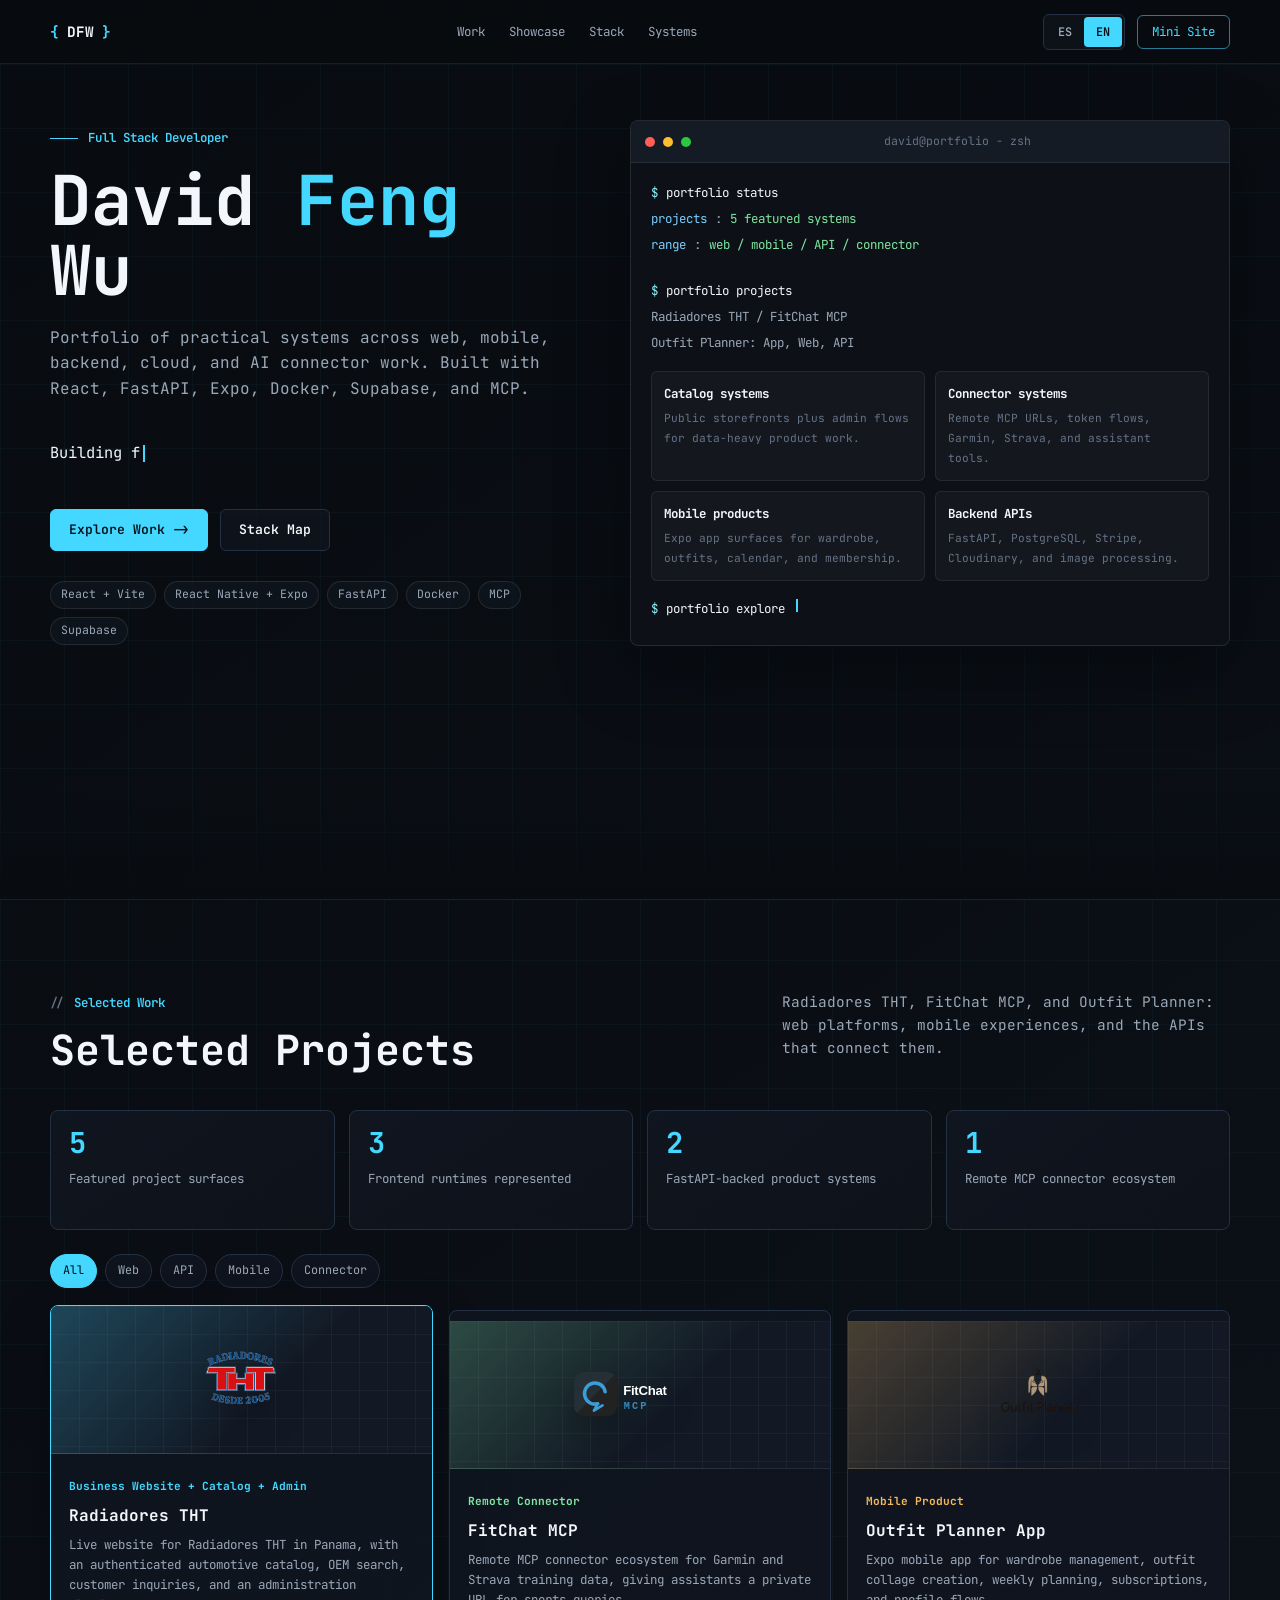
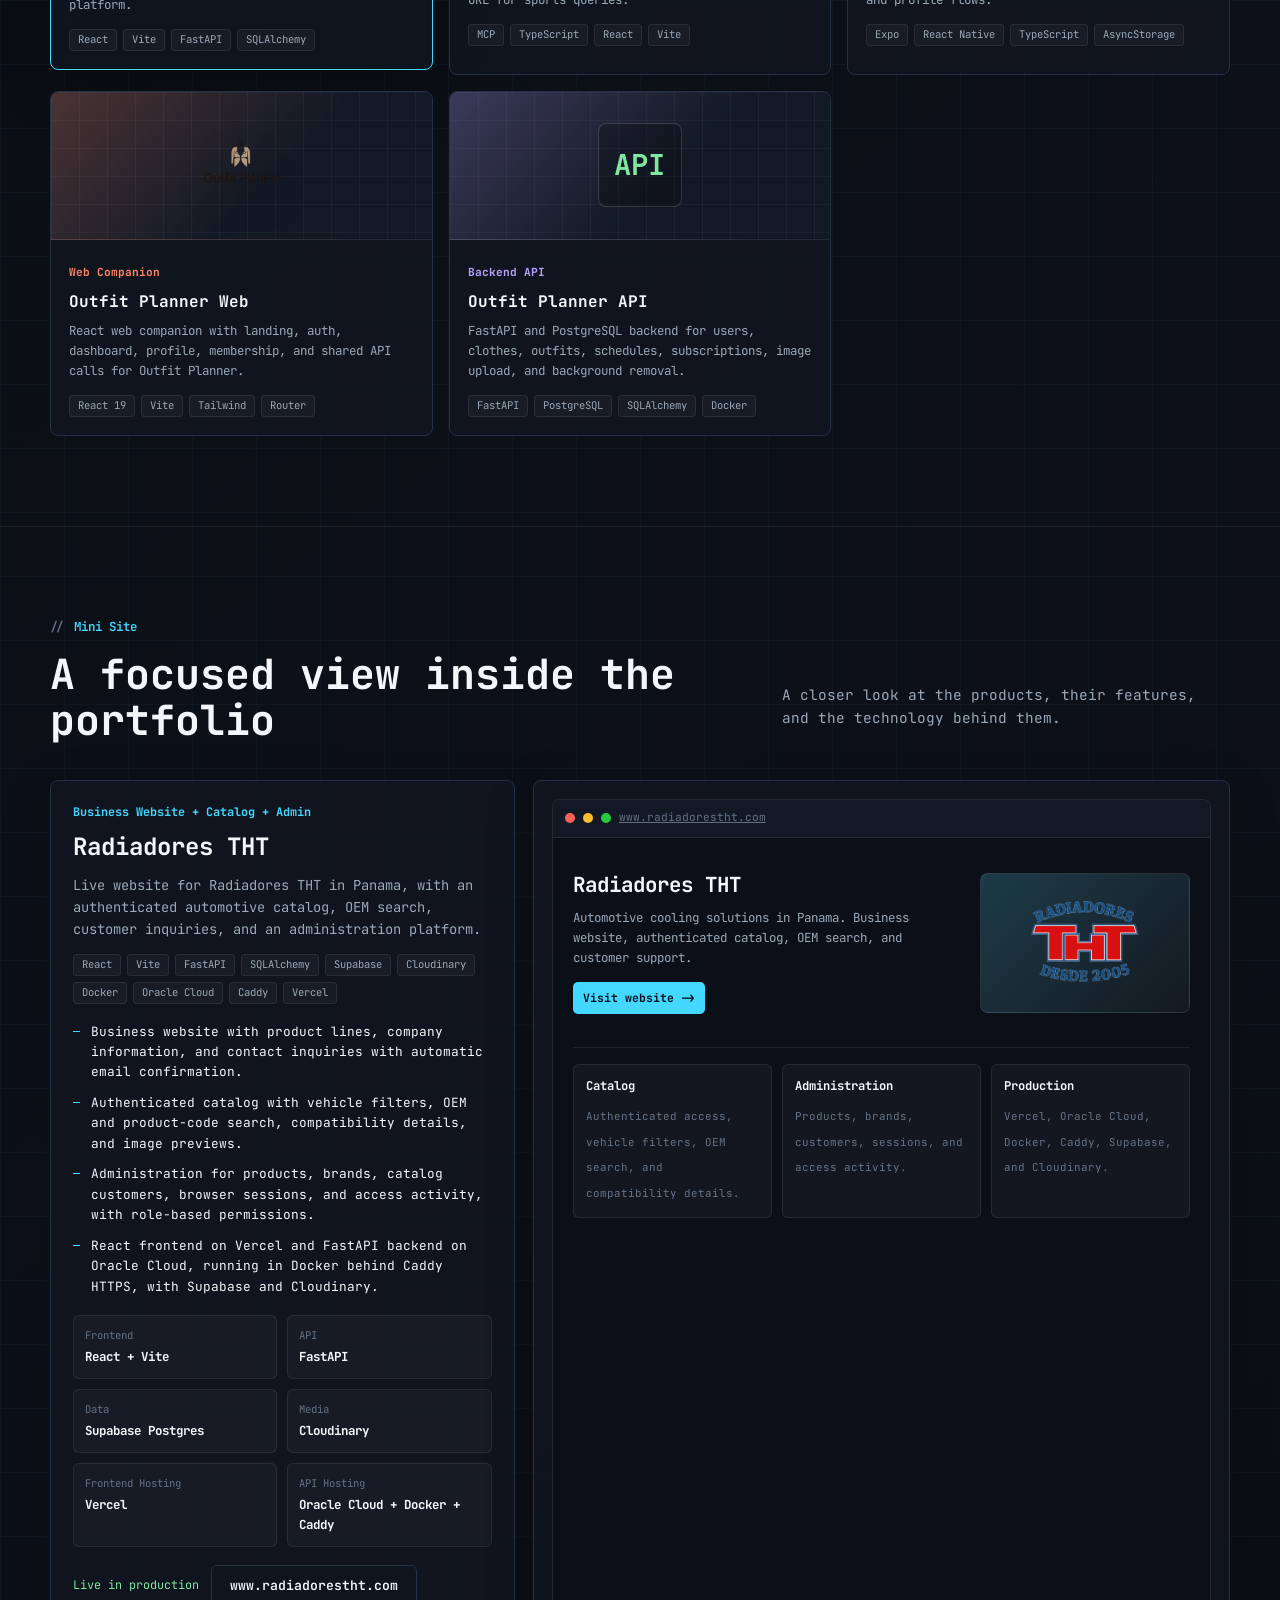
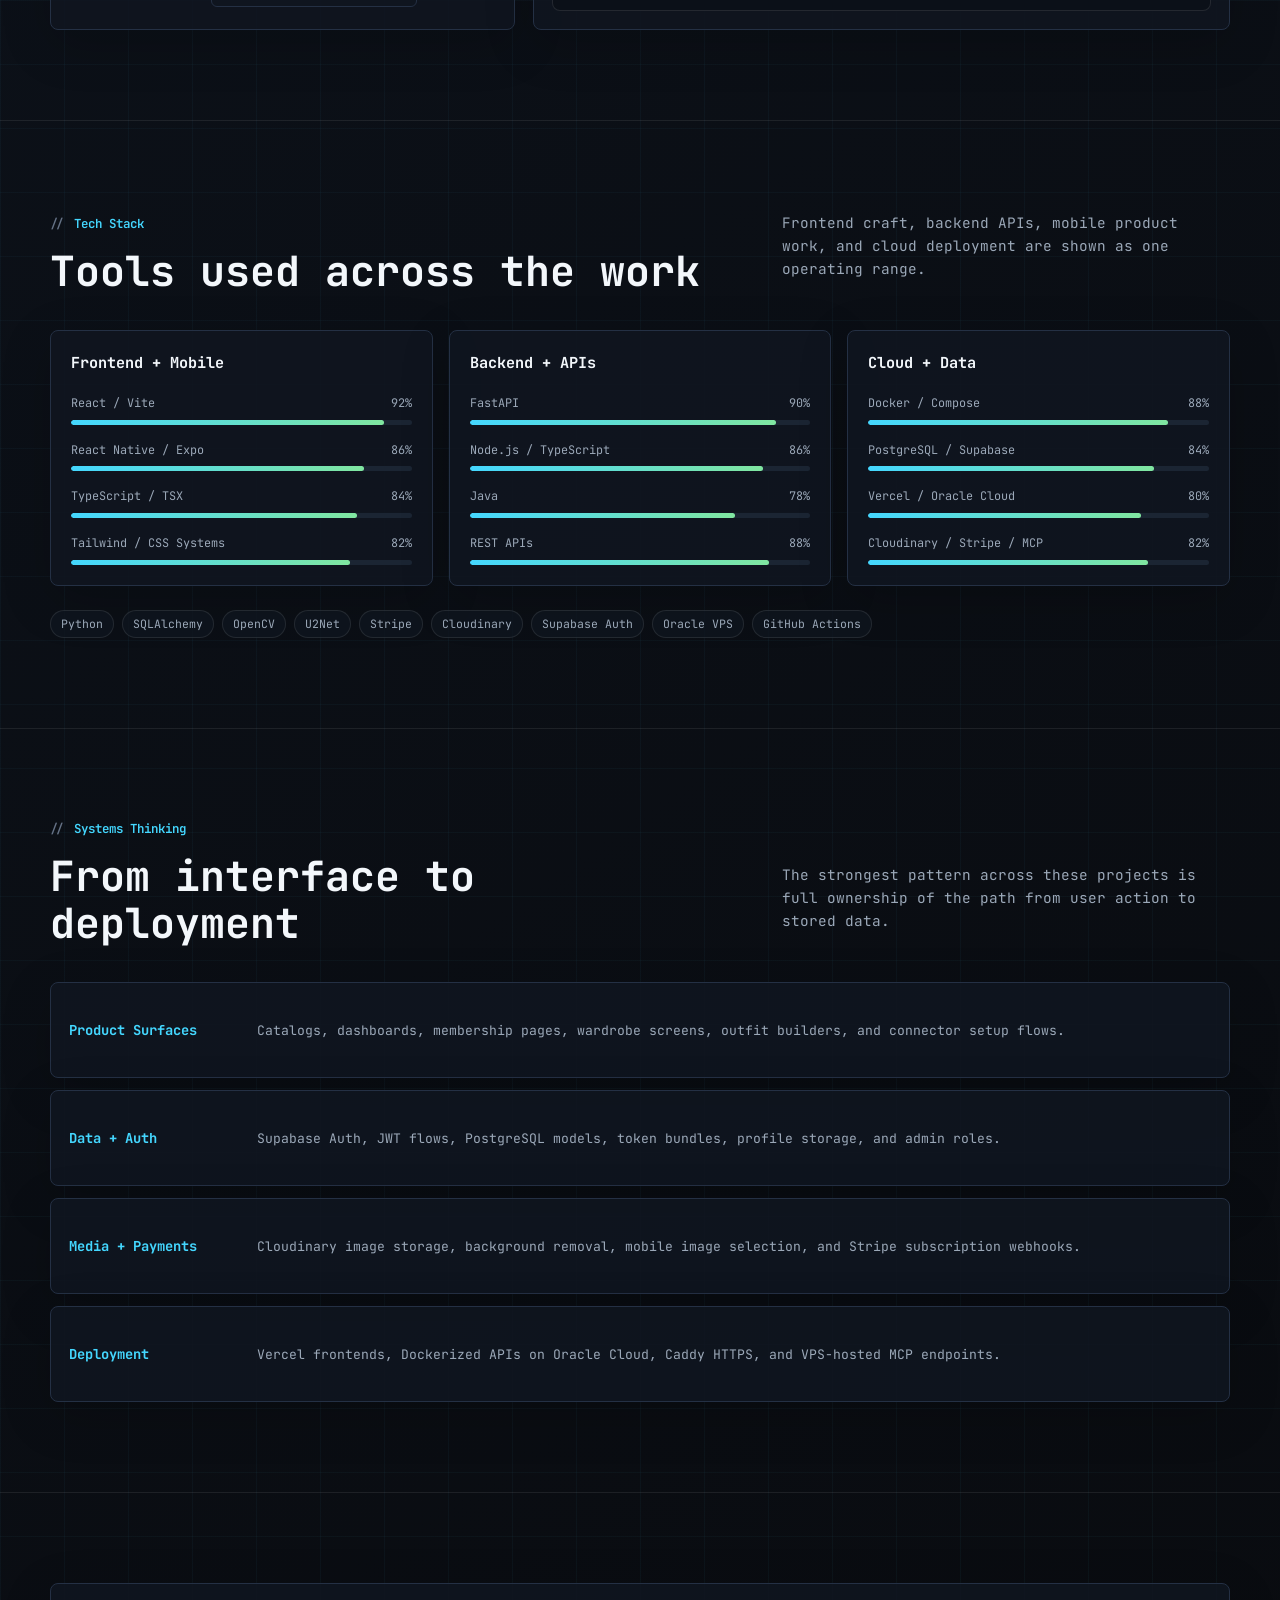
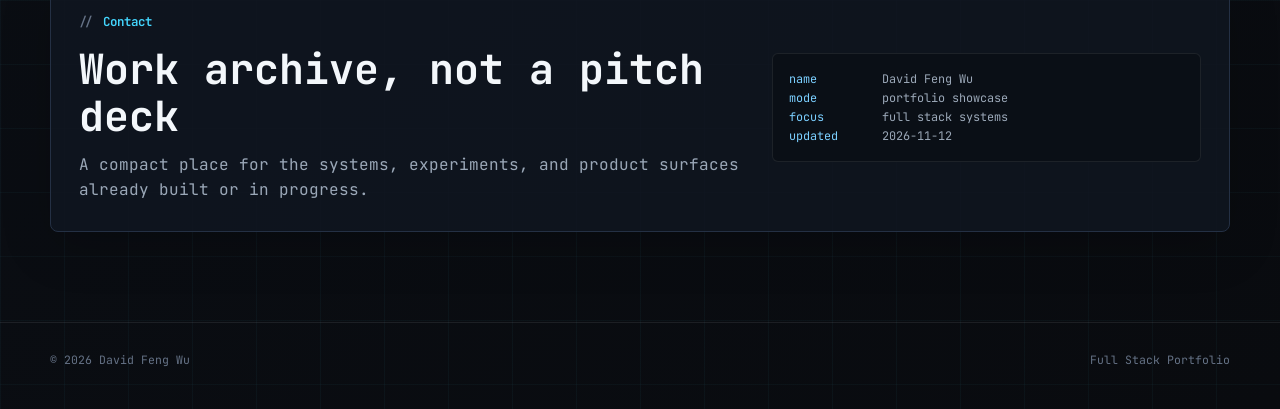
<file: index.html>
<!doctype html>
<html lang="en">
<head>
  <meta charset="utf-8" />
  <meta name="viewport" content="width=device-width, initial-scale=1" />
  <title>David Feng Wu | Full Stack Portfolio</title>
  <meta
    name="description"
    content="Full stack portfolio for David Feng Wu: web apps, mobile apps, APIs, cloud deployments, and MCP connector systems."
  />
  <link rel="preconnect" href="https://fonts.googleapis.com" />
  <link rel="preconnect" href="https://fonts.gstatic.com" crossorigin />
  <link
    href="https://fonts.googleapis.com/css2?family=JetBrains+Mono:wght@300;400;500;600;700&display=swap"
    rel="stylesheet"
  />
  <style>
    :root {
      color-scheme: dark;
      --bg: #080b0f;
      --bg-2: #0d1118;
      --bg-3: #111722;
      --panel: #101620;
      --panel-2: #151d29;
      --line: #243044;
      --line-2: #334057;
      --text: #f3f7fb;
      --muted: #9ba8b8;
      --quiet: #657286;
      --cyan: #44d7ff;
      --cyan-2: #8cf3ff;
      --green: #80e6a0;
      --amber: #f2b95d;
      --coral: #ff8566;
      --violet: #b9a4ff;
      --radius: 8px;
      --mono: "JetBrains Mono", "SFMono-Regular", Consolas, "Liberation Mono", monospace;
      --shadow: 0 24px 70px rgba(0, 0, 0, 0.36);
    }

    * {
      box-sizing: border-box;
    }

    html {
      scroll-behavior: smooth;
      background: var(--bg);
    }

    body {
      margin: 0;
      min-height: 100vh;
      font-family: var(--mono);
      line-height: 1.6;
      color: var(--text);
      background:
        linear-gradient(90deg, rgba(68, 215, 255, 0.04) 1px, transparent 1px),
        linear-gradient(rgba(68, 215, 255, 0.035) 1px, transparent 1px),
        linear-gradient(145deg, #080b0f 0%, #0c1119 46%, #090b0f 100%);
      background-size: 64px 64px, 64px 64px, auto;
      overflow-x: hidden;
    }

    body::before {
      content: "";
      position: fixed;
      inset: 0;
      z-index: -1;
      pointer-events: none;
      opacity: 0.35;
      background-image: url("data:image/svg+xml,%3Csvg xmlns='http://www.w3.org/2000/svg' width='180' height='180'%3E%3Cfilter id='n'%3E%3CfeTurbulence type='fractalNoise' baseFrequency='0.82' numOctaves='3' stitchTiles='stitch'/%3E%3C/filter%3E%3Crect width='180' height='180' filter='url(%23n)' opacity='0.18'/%3E%3C/svg%3E");
    }

    a {
      color: inherit;
    }

    img {
      display: block;
      max-width: 100%;
    }

    button,
    input,
    textarea {
      font: inherit;
    }

    ::selection {
      color: #051018;
      background: var(--cyan);
    }

    .skip-link {
      position: fixed;
      top: 12px;
      left: 12px;
      z-index: 999;
      transform: translateY(-140%);
      padding: 8px 12px;
      color: #061019;
      background: var(--cyan);
      border-radius: 6px;
      text-decoration: none;
      transition: transform 0.2s ease;
    }

    .skip-link:focus {
      transform: translateY(0);
    }

    .shell {
      width: min(1180px, calc(100% - 40px));
      margin: 0 auto;
    }

    .site-nav {
      position: fixed;
      inset: 0 0 auto 0;
      z-index: 50;
      height: 64px;
      border-bottom: 1px solid rgba(255, 255, 255, 0.08);
      background: rgba(8, 11, 15, 0.82);
      backdrop-filter: blur(18px);
      transition: box-shadow 0.2s ease, border-color 0.2s ease;
    }

    .site-nav.is-scrolled {
      border-color: rgba(68, 215, 255, 0.18);
      box-shadow: 0 12px 45px rgba(0, 0, 0, 0.32);
    }

    .nav-inner {
      display: flex;
      align-items: center;
      justify-content: space-between;
      height: 64px;
    }

    .brand {
      display: inline-flex;
      align-items: center;
      gap: 8px;
      font-weight: 700;
      font-size: 0.9rem;
      color: var(--text);
      text-decoration: none;
    }

    .brand span {
      color: var(--cyan);
    }

    .nav-links {
      display: flex;
      gap: 24px;
      align-items: center;
    }

    .nav-links a {
      color: var(--muted);
      font-size: 0.78rem;
      text-decoration: none;
      transition: color 0.18s ease;
    }

    .nav-links a:hover,
    .nav-links a:focus-visible {
      color: var(--cyan);
    }

    .nav-action {
      display: inline-flex;
      align-items: center;
      min-height: 34px;
      padding: 0 14px;
      border: 1px solid rgba(68, 215, 255, 0.55);
      border-radius: 6px;
      color: var(--cyan);
      text-decoration: none;
      font-size: 0.78rem;
      transition: color 0.18s ease, background 0.18s ease, border-color 0.18s ease;
    }

    .nav-action:hover,
    .nav-action:focus-visible {
      color: #051018;
      background: var(--cyan);
      border-color: var(--cyan);
    }

    .nav-actions {
      display: flex;
      align-items: center;
      gap: 12px;
      flex-shrink: 0;
    }

    .language-switch {
      display: flex;
      padding: 2px;
      border: 1px solid var(--line);
      border-radius: 6px;
      background: var(--bg-2);
    }

    .language-switch button {
      width: 38px;
      min-height: 30px;
      padding: 0;
      border: 0;
      border-radius: 4px;
      color: var(--muted);
      background: transparent;
      font-size: 0.74rem;
      font-weight: 600;
      cursor: pointer;
    }

    .language-switch button[aria-pressed="true"] {
      color: #051018;
      background: var(--cyan);
    }

    .language-switch button:focus-visible {
      outline: 2px solid var(--cyan-2);
      outline-offset: 3px;
    }

    main {
      position: relative;
    }

    .hero {
      position: relative;
      min-height: 100vh;
      padding: 120px 0 72px;
      overflow: hidden;
      border-bottom: 1px solid rgba(255, 255, 255, 0.08);
    }

    .hero::after {
      content: "";
      position: absolute;
      inset: auto 0 0 0;
      height: 110px;
      pointer-events: none;
      background: linear-gradient(180deg, transparent 0%, rgba(8, 11, 15, 0.9) 100%);
    }

    .symbol-field {
      position: absolute;
      inset: 64px 0 0 0;
      pointer-events: none;
      overflow: hidden;
    }

    .float-symbol {
      position: absolute;
      bottom: -32px;
      color: rgba(68, 215, 255, 0.34);
      font-size: 0.8rem;
      animation: float-symbol var(--duration, 14s) linear infinite;
      animation-delay: var(--delay, 0s);
    }

    @keyframes float-symbol {
      0% {
        transform: translate3d(0, 40px, 0);
        opacity: 0;
      }
      10% {
        opacity: 1;
      }
      82% {
        opacity: 0.55;
      }
      100% {
        transform: translate3d(var(--drift, 24px), -105vh, 0);
        opacity: 0;
      }
    }

    .hero-layout {
      position: relative;
      z-index: 1;
      display: grid;
      grid-template-columns: minmax(0, 0.94fr) minmax(420px, 1.06fr);
      gap: 48px;
      align-items: center;
    }

    .eyebrow {
      display: inline-flex;
      align-items: center;
      gap: 10px;
      margin: 0 0 18px;
      color: var(--cyan);
      font-size: 0.78rem;
      font-weight: 600;
    }

    .eyebrow::before {
      content: "";
      display: inline-block;
      width: 28px;
      height: 1px;
      background: currentColor;
    }

    h1,
    h2,
    h3,
    p {
      margin-top: 0;
    }

    .hero h1 {
      max-width: 680px;
      margin-bottom: 18px;
      font-size: 4.3rem;
      line-height: 1.02;
      font-weight: 700;
    }

    .hero h1 span {
      color: var(--cyan);
    }

    .hero-copy {
      max-width: 610px;
      margin-bottom: 24px;
      color: var(--muted);
      font-size: 1rem;
    }

    .typed-line {
      height: 3.6em;
      display: flex;
      align-items: center;
      margin-bottom: 28px;
      color: var(--text);
      font-size: 0.96rem;
    }

    .cursor {
      display: inline-block;
      width: 2px;
      height: 1.1em;
      margin-left: 3px;
      background: var(--cyan);
      animation: blink 1s step-end infinite;
    }

    @keyframes blink {
      50% {
        opacity: 0;
      }
    }

    .hero-actions {
      display: flex;
      flex-wrap: wrap;
      gap: 12px;
      margin-bottom: 30px;
    }

    .btn {
      display: inline-flex;
      align-items: center;
      justify-content: center;
      min-height: 42px;
      padding: 0 18px;
      border-radius: 6px;
      border: 1px solid var(--line);
      color: var(--text);
      background: rgba(16, 22, 32, 0.7);
      text-decoration: none;
      font-size: 0.82rem;
      font-weight: 600;
      transition: transform 0.18s ease, border-color 0.18s ease, background 0.18s ease, color 0.18s ease;
    }

    .btn:hover,
    .btn:focus-visible {
      transform: translateY(-2px);
      border-color: var(--cyan);
    }

    .btn-primary {
      color: #051018;
      background: var(--cyan);
      border-color: var(--cyan);
    }

    .btn-primary:hover,
    .btn-primary:focus-visible {
      background: var(--cyan-2);
      border-color: var(--cyan-2);
    }

    .chip-row {
      display: flex;
      flex-wrap: wrap;
      gap: 8px;
    }

    .chip {
      display: inline-flex;
      align-items: center;
      min-height: 28px;
      padding: 0 10px;
      border: 1px solid rgba(255, 255, 255, 0.09);
      border-radius: 999px;
      color: var(--muted);
      background: rgba(16, 22, 32, 0.74);
      font-size: 0.72rem;
    }

    .hero-stage {
      position: relative;
    }

    .terminal {
      overflow: hidden;
      border: 1px solid rgba(255, 255, 255, 0.1);
      border-radius: var(--radius);
      background: #0d1117;
      box-shadow: var(--shadow);
    }

    .terminal-bar {
      display: flex;
      align-items: center;
      gap: 8px;
      height: 42px;
      padding: 0 14px;
      border-bottom: 1px solid rgba(255, 255, 255, 0.08);
      background: #151b24;
    }

    .dot {
      width: 10px;
      height: 10px;
      border-radius: 999px;
    }

    .dot-red {
      background: #ff5f57;
    }

    .dot-yellow {
      background: #febc2e;
    }

    .dot-green {
      background: #28c840;
    }

    .terminal-title {
      flex: 1;
      text-align: center;
      color: var(--quiet);
      font-size: 0.72rem;
    }

    .terminal-body {
      min-height: 390px;
      padding: 20px;
      font-size: 0.78rem;
    }

    .t-line {
      display: flex;
      gap: 8px;
      min-width: 0;
      margin: 0 0 6px;
      white-space: nowrap;
    }

    .prompt {
      flex: 0 0 auto;
      color: var(--cyan-2);
    }

    .cmd {
      color: var(--text);
      overflow: hidden;
      text-overflow: ellipsis;
    }

    .t-line .val {
      min-width: 0;
      white-space: normal;
      overflow-wrap: anywhere;
    }

    .out {
      color: var(--muted);
    }

    .key {
      color: #7bcfff;
    }

    .val {
      color: var(--green);
    }

    .terminal-grid {
      display: grid;
      grid-template-columns: repeat(2, minmax(0, 1fr));
      gap: 10px;
      margin-top: 18px;
    }

    .terminal-tile {
      min-height: 86px;
      padding: 12px;
      border: 1px solid rgba(255, 255, 255, 0.08);
      border-radius: 6px;
      background: rgba(255, 255, 255, 0.03);
    }

    .terminal-tile strong {
      display: block;
      margin-bottom: 4px;
      color: var(--text);
      font-size: 0.78rem;
    }

    .terminal-tile span {
      color: var(--quiet);
      font-size: 0.7rem;
    }

    .section {
      padding: 90px 0;
      border-bottom: 1px solid rgba(255, 255, 255, 0.08);
    }

    .section-header {
      display: grid;
      grid-template-columns: minmax(0, 0.85fr) minmax(280px, 0.55fr);
      gap: 40px;
      align-items: end;
      margin-bottom: 36px;
    }

    .section-label {
      display: flex;
      gap: 10px;
      align-items: center;
      margin-bottom: 14px;
      color: var(--cyan);
      font-size: 0.78rem;
      font-weight: 600;
    }

    .section-label::before {
      content: "//";
      color: var(--quiet);
    }

    .section h2 {
      margin-bottom: 0;
      font-size: 2.6rem;
      line-height: 1.12;
    }

    .section-kicker {
      color: var(--muted);
      font-size: 0.9rem;
    }

    .stats-grid {
      display: grid;
      grid-template-columns: repeat(4, minmax(0, 1fr));
      gap: 14px;
    }

    .stat-card {
      min-height: 120px;
      padding: 18px;
      border: 1px solid var(--line);
      border-radius: var(--radius);
      background: linear-gradient(145deg, rgba(16, 22, 32, 0.92), rgba(14, 18, 26, 0.9));
      transition: transform 0.18s ease, border-color 0.18s ease;
    }

    .stat-card:hover {
      transform: translateY(-3px);
      border-color: rgba(68, 215, 255, 0.55);
    }

    .stat-card strong {
      display: block;
      margin-bottom: 8px;
      color: var(--cyan);
      font-size: 1.8rem;
      line-height: 1;
    }

    .stat-card span {
      color: var(--muted);
      font-size: 0.78rem;
    }

    .filter-row {
      display: flex;
      flex-wrap: wrap;
      gap: 8px;
      padding-top: 24px;
      margin-bottom: 22px;
    }

    .filter-button {
      min-height: 34px;
      padding: 0 12px;
      border: 1px solid var(--line);
      border-radius: 999px;
      color: var(--muted);
      background: rgba(16, 22, 32, 0.72);
      cursor: pointer;
      font-size: 0.74rem;
      transition: color 0.18s ease, border-color 0.18s ease, background 0.18s ease;
    }

    .filter-button:hover,
    .filter-button:focus-visible,
    .filter-button.is-active {
      color: #051018;
      background: var(--cyan);
      border-color: var(--cyan);
    }

    .project-grid {
      display: grid;
      grid-template-columns: repeat(3, minmax(0, 1fr));
      gap: 16px;
    }

    .project-card {
      position: relative;
      min-height: 330px;
      padding: 0;
      overflow: hidden;
      border: 1px solid var(--line);
      border-radius: var(--radius);
      color: inherit;
      background: rgba(16, 22, 32, 0.85);
      cursor: pointer;
      text-align: left;
      transition: transform 0.2s ease, border-color 0.2s ease, box-shadow 0.2s ease;
    }

    .project-card:hover,
    .project-card:focus-visible,
    .project-card.is-active {
      transform: translateY(-5px);
      border-color: var(--card-accent, var(--cyan));
      box-shadow: 0 18px 50px rgba(0, 0, 0, 0.28);
    }

    .project-media {
      position: relative;
      height: 148px;
      display: grid;
      place-items: center;
      overflow: hidden;
      border-bottom: 1px solid rgba(255, 255, 255, 0.08);
      background:
        linear-gradient(135deg, color-mix(in srgb, var(--card-accent, var(--cyan)) 24%, transparent), transparent 58%),
        linear-gradient(90deg, rgba(255, 255, 255, 0.04) 1px, transparent 1px),
        linear-gradient(rgba(255, 255, 255, 0.035) 1px, transparent 1px),
        #121925;
      background-size: auto, 28px 28px, 28px 28px, auto;
    }

    .project-logo {
      position: relative;
      z-index: 1;
      max-width: 132px;
      max-height: 72px;
      object-fit: contain;
      filter: drop-shadow(0 14px 18px rgba(0, 0, 0, 0.3));
    }

    .project-card[data-project="outfit-api"] .project-logo {
      display: none;
    }

    .api-mark {
      display: none;
      align-items: center;
      justify-content: center;
      width: 84px;
      height: 84px;
      border: 1px solid rgba(255, 255, 255, 0.16);
      border-radius: 8px;
      color: var(--green);
      background: rgba(0, 0, 0, 0.22);
      font-weight: 700;
      font-size: 1.8rem;
    }

    .project-card[data-project="outfit-api"] .api-mark {
      display: flex;
    }

    .project-body {
      padding: 18px;
    }

    .project-type {
      color: var(--card-accent, var(--cyan));
      font-size: 0.7rem;
      font-weight: 700;
    }

    .project-card h3 {
      margin: 8px 0 8px;
      font-size: 1rem;
      line-height: 1.35;
    }

    .project-card p {
      margin-bottom: 14px;
      color: var(--muted);
      font-size: 0.78rem;
    }

    .tag-list {
      display: flex;
      flex-wrap: wrap;
      gap: 6px;
    }

    .tag {
      display: inline-flex;
      align-items: center;
      min-height: 22px;
      padding: 0 8px;
      border: 1px solid rgba(255, 255, 255, 0.08);
      border-radius: 4px;
      color: var(--muted);
      background: rgba(255, 255, 255, 0.035);
      font-size: 0.66rem;
    }

    .showcase-layout {
      display: grid;
      grid-template-columns: minmax(310px, 0.8fr) minmax(0, 1.2fr);
      gap: 18px;
      align-items: stretch;
    }

    .detail-panel,
    .preview-panel,
    .stack-group,
    .system-row,
    .contact-panel {
      border: 1px solid var(--line);
      border-radius: var(--radius);
      background: rgba(16, 22, 32, 0.86);
      box-shadow: 0 14px 50px rgba(0, 0, 0, 0.18);
    }

    .detail-panel {
      padding: 22px;
    }

    .detail-kicker {
      color: var(--active-accent, var(--cyan));
      font-size: 0.74rem;
      font-weight: 700;
    }

    .detail-panel h3 {
      margin: 10px 0 12px;
      font-size: 1.5rem;
      line-height: 1.25;
    }

    .detail-panel p {
      color: var(--muted);
      font-size: 0.86rem;
    }

    .detail-list {
      display: grid;
      gap: 10px;
      margin: 18px 0;
      padding: 0;
      list-style: none;
    }

    .detail-list li {
      position: relative;
      padding-left: 18px;
      color: var(--text);
      font-size: 0.8rem;
    }

    .detail-list li::before {
      content: "";
      position: absolute;
      top: 0.7em;
      left: 0;
      width: 7px;
      height: 1px;
      background: var(--active-accent, var(--cyan));
    }

    .meta-grid {
      display: grid;
      grid-template-columns: repeat(2, minmax(0, 1fr));
      gap: 10px;
      margin: 18px 0;
    }

    .meta-item {
      padding: 11px;
      border: 1px solid rgba(255, 255, 255, 0.08);
      border-radius: 6px;
      background: rgba(255, 255, 255, 0.03);
    }

    .meta-item span {
      display: block;
      color: var(--quiet);
      font-size: 0.66rem;
    }

    .meta-item strong {
      display: block;
      margin-top: 3px;
      color: var(--text);
      font-size: 0.78rem;
    }

    .project-live {
      display: flex;
      flex-wrap: wrap;
      align-items: center;
      gap: 12px;
      margin-top: 18px;
    }

    .project-status {
      color: var(--green);
      font-size: 0.74rem;
    }

    .project-live a {
      overflow-wrap: anywhere;
    }

    .mini-button[href] {
      text-decoration: none;
    }

    .mini-button[href]:hover {
      background: var(--cyan-2);
    }

    section[id] {
      scroll-margin-top: 80px;
    }

    .preview-panel {
      position: relative;
      min-height: 560px;
      padding: 18px;
      overflow: hidden;
    }

    .browser-shell {
      height: 100%;
      min-height: 522px;
      overflow: hidden;
      border: 1px solid rgba(255, 255, 255, 0.1);
      border-radius: var(--radius);
      background: #0b1018;
    }

    .browser-bar {
      display: flex;
      align-items: center;
      gap: 8px;
      height: 38px;
      padding: 0 12px;
      border-bottom: 1px solid rgba(255, 255, 255, 0.08);
      background: #121924;
    }

    .address {
      flex: 1;
      overflow: hidden;
      color: var(--quiet);
      font-size: 0.7rem;
      text-overflow: ellipsis;
      white-space: nowrap;
    }

    .preview-content {
      min-height: 484px;
      padding: 20px;
    }

    .mini-hero {
      display: grid;
      grid-template-columns: minmax(0, 1fr) 210px;
      gap: 18px;
      align-items: center;
      min-height: 190px;
      padding-bottom: 18px;
      border-bottom: 1px solid rgba(255, 255, 255, 0.08);
    }

    .mini-hero h4 {
      margin: 0 0 10px;
      font-size: 1.3rem;
      line-height: 1.25;
    }

    .mini-hero p {
      margin-bottom: 14px;
      color: var(--muted);
      font-size: 0.78rem;
    }

    .mini-button {
      display: inline-flex;
      align-items: center;
      min-height: 32px;
      padding: 0 10px;
      border-radius: 5px;
      color: #051018;
      background: var(--active-accent, var(--cyan));
      font-size: 0.72rem;
      font-weight: 700;
    }

    .mini-visual {
      min-height: 140px;
      display: grid;
      place-items: center;
      overflow: hidden;
      border: 1px solid rgba(255, 255, 255, 0.09);
      border-radius: var(--radius);
      background:
        linear-gradient(135deg, color-mix(in srgb, var(--active-accent, var(--cyan)) 18%, transparent), transparent),
        rgba(255, 255, 255, 0.04);
    }

    .mini-visual img {
      max-width: 150px;
      max-height: 110px;
      object-fit: contain;
    }

    .mini-grid {
      display: grid;
      grid-template-columns: repeat(3, minmax(0, 1fr));
      gap: 10px;
      margin-top: 16px;
    }

    .mini-card {
      min-height: 110px;
      padding: 12px;
      border: 1px solid rgba(255, 255, 255, 0.08);
      border-radius: 6px;
      background: rgba(255, 255, 255, 0.035);
    }

    .mini-card strong {
      display: block;
      margin-bottom: 6px;
      font-size: 0.76rem;
    }

    .mini-card span {
      color: var(--quiet);
      font-size: 0.68rem;
    }

    .phone-frame {
      width: min(270px, 100%);
      min-height: 440px;
      margin: 0 auto;
      padding: 16px;
      border: 1px solid rgba(255, 255, 255, 0.14);
      border-radius: 24px;
      background: #0a0f16;
      box-shadow: inset 0 0 0 6px #101722;
    }

    .phone-screen {
      min-height: 410px;
      border-radius: 16px;
      overflow: hidden;
      background: #e8ddcf;
      color: #2f251f;
    }

    .phone-top {
      padding: 16px;
      background: #5c3d30;
      color: #fff;
    }

    .phone-list {
      display: grid;
      gap: 10px;
      padding: 14px;
    }

    .wardrobe-row {
      display: grid;
      grid-template-columns: 52px minmax(0, 1fr);
      gap: 10px;
      align-items: center;
      padding: 10px;
      border-radius: 8px;
      background: rgba(255, 255, 255, 0.68);
    }

    .cloth-thumb {
      width: 52px;
      height: 52px;
      border-radius: 8px;
      background:
        linear-gradient(135deg, #d7a96d, #5c3d30),
        #ddd;
    }

    .api-preview {
      display: grid;
      gap: 10px;
    }

    .api-row {
      display: grid;
      grid-template-columns: 74px minmax(0, 1fr) 70px;
      gap: 10px;
      align-items: center;
      padding: 12px;
      border: 1px solid rgba(255, 255, 255, 0.08);
      border-radius: 6px;
      background: rgba(255, 255, 255, 0.035);
      font-size: 0.74rem;
    }

    .method {
      color: #051018;
      border-radius: 4px;
      padding: 2px 6px;
      text-align: center;
      background: var(--green);
      font-weight: 700;
    }

    .method.post {
      background: var(--amber);
    }

    .method.delete {
      background: var(--coral);
    }

    .status {
      color: var(--quiet);
      text-align: right;
    }

    .connector-preview {
      display: grid;
      gap: 14px;
    }

    .connector-card {
      padding: 14px;
      border: 1px solid rgba(255, 255, 255, 0.08);
      border-radius: 6px;
      background: rgba(255, 255, 255, 0.035);
    }

    .connector-card strong {
      display: block;
      margin-bottom: 6px;
      color: var(--text);
    }

    .connector-card span {
      color: var(--muted);
      font-size: 0.75rem;
    }

    .stack-grid {
      display: grid;
      grid-template-columns: repeat(3, minmax(0, 1fr));
      gap: 16px;
    }

    .stack-group {
      padding: 20px;
    }

    .stack-group h3 {
      margin-bottom: 18px;
      color: var(--text);
      font-size: 0.95rem;
    }

    .skill {
      margin-bottom: 16px;
    }

    .skill:last-child {
      margin-bottom: 0;
    }

    .skill-head {
      display: flex;
      justify-content: space-between;
      gap: 16px;
      margin-bottom: 7px;
      color: var(--muted);
      font-size: 0.74rem;
    }

    .skill-track {
      height: 5px;
      overflow: hidden;
      border-radius: 999px;
      background: #1b2533;
    }

    .skill-fill {
      width: 0;
      height: 100%;
      border-radius: inherit;
      background: linear-gradient(90deg, var(--cyan), var(--green));
      transition: width 1s cubic-bezier(0.2, 0.8, 0.2, 1);
    }

    .system-map {
      display: grid;
      gap: 12px;
    }

    .system-row {
      display: grid;
      grid-template-columns: 170px minmax(0, 1fr);
      gap: 18px;
      align-items: center;
      min-height: 96px;
      padding: 18px;
    }

    .system-row strong {
      color: var(--cyan);
      font-size: 0.86rem;
    }

    .system-row p {
      margin-bottom: 0;
      color: var(--muted);
      font-size: 0.82rem;
    }

    .contact-panel {
      display: grid;
      grid-template-columns: minmax(0, 0.85fr) minmax(280px, 0.55fr);
      gap: 30px;
      align-items: center;
      padding: 28px;
    }

    .contact-panel h2 {
      margin-bottom: 12px;
    }

    .contact-panel p {
      margin-bottom: 0;
      color: var(--muted);
    }

    .contact-terminal {
      padding: 16px;
      border: 1px solid rgba(255, 255, 255, 0.08);
      border-radius: 6px;
      background: #0a0f16;
      color: var(--muted);
      font-size: 0.74rem;
    }

    .contact-terminal .key {
      display: inline-block;
      min-width: 86px;
    }

    footer {
      padding: 28px 0 40px;
      color: var(--quiet);
      font-size: 0.72rem;
    }

    .footer-inner {
      display: flex;
      align-items: center;
      justify-content: space-between;
      gap: 20px;
    }

    .reveal {
      opacity: 0;
      transform: translateY(22px);
      transition: opacity 0.6s ease, transform 0.6s ease;
    }

    .reveal.is-visible {
      opacity: 1;
      transform: translateY(0);
    }

    @media (max-width: 980px) {
      .hero-layout,
      .section-header,
      .showcase-layout,
      .contact-panel {
        grid-template-columns: 1fr;
      }

      .hero-stage {
        order: -1;
      }

      .hero h1 {
        font-size: 3.4rem;
      }

      .project-grid,
      .stack-grid,
      .stats-grid {
        grid-template-columns: repeat(2, minmax(0, 1fr));
      }

      .preview-panel {
        min-height: auto;
      }
    }

    @media (max-width: 720px) {
      .shell {
        width: min(100% - 28px, 1180px);
      }

      .nav-links {
        display: none;
      }

      .hero {
        padding-top: 92px;
      }

      .hero h1 {
        font-size: 2.6rem;
      }

      .hero-layout {
        gap: 26px;
      }

      .typed-line {
        height: 5em;
      }

      .terminal-body {
        min-height: 320px;
        padding: 16px;
      }

      .terminal-grid,
      .project-grid,
      .stack-grid,
      .stats-grid,
      .mini-grid,
      .meta-grid {
        grid-template-columns: 1fr;
      }

      .section {
        padding: 64px 0;
      }

      .section h2 {
        font-size: 2rem;
      }

      .showcase-layout {
        gap: 14px;
      }

      .mini-hero {
        grid-template-columns: 1fr;
      }

      .system-row {
        grid-template-columns: 1fr;
      }

      .footer-inner {
        flex-direction: column;
        align-items: flex-start;
      }
    }

    @media (prefers-reduced-motion: reduce) {
      *,
      *::before,
      *::after {
        scroll-behavior: auto !important;
        animation-duration: 0.01ms !important;
        animation-iteration-count: 1 !important;
        transition-duration: 0.01ms !important;
      }
    }
  </style>
</head>
<body>
  <a class="skip-link" href="#work" data-i18n>Skip to work</a>

  <nav class="site-nav" id="siteNav" aria-label="Primary navigation" data-i18n-aria-label="Primary navigation">
    <div class="shell nav-inner">
      <a class="brand" href="#top" aria-label="David Feng Wu portfolio home" data-i18n-aria-label="David Feng Wu portfolio home">
        <span>{</span> DFW <span>}</span>
      </a>
      <div class="nav-links" aria-label="Section links" data-i18n-aria-label="Section links">
        <a href="#work" data-i18n>Work</a>
        <a href="#showcase" data-i18n>Showcase</a>
        <a href="#stack" data-i18n>Stack</a>
        <a href="#systems" data-i18n>Systems</a>
      </div>
      <div class="nav-actions">
        <div class="language-switch" role="group" aria-label="Language" data-i18n-aria-label="Language">
          <button type="button" data-language="es" lang="es" aria-pressed="false" title="Cambiar a español" aria-label="Cambiar a español">ES</button>
          <button type="button" data-language="en" lang="en" aria-pressed="true" title="Switch to English" aria-label="Switch to English">EN</button>
        </div>
        <a class="nav-action" href="#showcase" data-i18n>Mini Site</a>
      </div>
    </div>
  </nav>

  <main id="top">
    <section class="hero" aria-labelledby="heroTitle">
      <div class="symbol-field" id="symbolField" aria-hidden="true"></div>
      <div class="shell hero-layout">
        <div class="hero-copy-block reveal">
          <div class="eyebrow" data-i18n>Full Stack Developer</div>
          <h1 id="heroTitle">David <span>Feng</span> Wu</h1>
          <p class="hero-copy" data-i18n>
            Portfolio of practical systems across web, mobile, backend, cloud, and AI connector work.
            Built with React, FastAPI, Expo, Docker, Supabase, and MCP.
          </p>
          <div class="typed-line">
            <span id="typedText">Building full stack products.</span><span class="cursor"></span>
          </div>
          <div class="hero-actions">
            <a class="btn btn-primary" href="#work" data-i18n>Explore Work -></a>
            <a class="btn" href="#stack" data-i18n>Stack Map</a>
          </div>
          <div class="chip-row" aria-label="Core technologies" data-i18n-aria-label="Core technologies">
            <span class="chip">React + Vite</span>
            <span class="chip">React Native + Expo</span>
            <span class="chip">FastAPI</span>
            <span class="chip">Docker</span>
            <span class="chip">MCP</span>
            <span class="chip">Supabase</span>
          </div>
        </div>

        <div class="hero-stage reveal">
          <div class="terminal" aria-label="Portfolio terminal overview" data-i18n-aria-label="Portfolio terminal overview">
            <div class="terminal-bar">
              <span class="dot dot-red"></span>
              <span class="dot dot-yellow"></span>
              <span class="dot dot-green"></span>
              <span class="terminal-title">david@portfolio - zsh</span>
            </div>
            <div class="terminal-body">
              <p class="t-line"><span class="prompt">$</span><span class="cmd">portfolio status</span></p>
              <p class="t-line out"><span class="key" data-i18n>projects</span><span>:</span><span class="val" data-i18n>5 featured systems</span></p>
              <p class="t-line out"><span class="key" data-i18n>range</span><span>:</span><span class="val" data-i18n>web / mobile / API / connector</span></p>
              <br />
              <p class="t-line"><span class="prompt">$</span><span class="cmd">portfolio projects</span></p>
              <p class="t-line out">Radiadores THT / FitChat MCP</p>
              <p class="t-line out">Outfit Planner: App, Web, API</p>
              <div class="terminal-grid" aria-label="Work summary" data-i18n-aria-label="Work summary">
                <div class="terminal-tile">
                  <strong data-i18n>Catalog systems</strong>
                  <span data-i18n>Public storefronts plus admin flows for data-heavy product work.</span>
                </div>
                <div class="terminal-tile">
                  <strong data-i18n>Connector systems</strong>
                  <span data-i18n>Remote MCP URLs, token flows, Garmin, Strava, and assistant tools.</span>
                </div>
                <div class="terminal-tile">
                  <strong data-i18n>Mobile products</strong>
                  <span data-i18n>Expo app surfaces for wardrobe, outfits, calendar, and membership.</span>
                </div>
                <div class="terminal-tile">
                  <strong data-i18n>Backend APIs</strong>
                  <span data-i18n>FastAPI, PostgreSQL, Stripe, Cloudinary, and image processing.</span>
                </div>
              </div>
              <p class="t-line" style="margin-top:18px"><span class="prompt">$</span><span class="cmd">portfolio explore</span><span class="cursor"></span></p>
            </div>
          </div>
        </div>
      </div>
    </section>

    <section class="section" id="work" aria-labelledby="workTitle">
      <div class="shell">
        <div class="section-header reveal">
          <div>
            <div class="section-label" data-i18n>Selected Work</div>
            <h2 id="workTitle" data-i18n>Selected Projects</h2>
          </div>
          <p class="section-kicker" data-i18n>
            Radiadores THT, FitChat MCP, and Outfit Planner: web platforms, mobile experiences,
            and the APIs that connect them.
          </p>
        </div>

        <div class="stats-grid reveal" aria-label="Portfolio metrics" data-i18n-aria-label="Portfolio metrics">
          <div class="stat-card">
            <strong>5</strong>
            <span data-i18n>Featured project surfaces</span>
          </div>
          <div class="stat-card">
            <strong>3</strong>
            <span data-i18n>Frontend runtimes represented</span>
          </div>
          <div class="stat-card">
            <strong>2</strong>
            <span data-i18n>FastAPI-backed product systems</span>
          </div>
          <div class="stat-card">
            <strong>1</strong>
            <span data-i18n>Remote MCP connector ecosystem</span>
          </div>
        </div>

        <div class="filter-row reveal" id="filters" aria-label="Filter projects" data-i18n-aria-label="Filter projects">
          <button class="filter-button is-active" type="button" data-filter="all" data-i18n>All</button>
          <button class="filter-button" type="button" data-filter="web">Web</button>
          <button class="filter-button" type="button" data-filter="api">API</button>
          <button class="filter-button" type="button" data-filter="mobile" data-i18n>Mobile</button>
          <button class="filter-button" type="button" data-filter="connector" data-i18n>Connector</button>
        </div>

        <div class="project-grid reveal" id="projectGrid" aria-label="Project cards" data-i18n-aria-label="Project cards"></div>
      </div>
    </section>

    <section class="section" id="showcase" aria-labelledby="showcaseTitle">
      <div class="shell">
        <div class="section-header reveal">
          <div>
            <div class="section-label" data-i18n>Mini Site</div>
            <h2 id="showcaseTitle" data-i18n>A focused view inside the portfolio</h2>
          </div>
          <p class="section-kicker" data-i18n>
            A closer look at the products, their features, and the technology behind them.
          </p>
        </div>

        <div class="showcase-layout reveal">
          <aside class="detail-panel" id="detailPanel" aria-live="polite"></aside>
          <div class="preview-panel" id="previewPanel"></div>
        </div>
      </div>
    </section>

    <section class="section" id="stack" aria-labelledby="stackTitle">
      <div class="shell">
        <div class="section-header reveal">
          <div>
            <div class="section-label" data-i18n>Tech Stack</div>
            <h2 id="stackTitle" data-i18n>Tools used across the work</h2>
          </div>
          <p class="section-kicker" data-i18n>
            Frontend craft, backend APIs, mobile product work, and cloud deployment are shown as one operating range.
          </p>
        </div>

        <div class="stack-grid reveal">
          <div class="stack-group">
            <h3 data-i18n>Frontend + Mobile</h3>
            <div class="skill" data-skill="92">
              <div class="skill-head"><span>React / Vite</span><span>92%</span></div>
              <div class="skill-track"><div class="skill-fill"></div></div>
            </div>
            <div class="skill" data-skill="86">
              <div class="skill-head"><span>React Native / Expo</span><span>86%</span></div>
              <div class="skill-track"><div class="skill-fill"></div></div>
            </div>
            <div class="skill" data-skill="84">
              <div class="skill-head"><span>TypeScript / TSX</span><span>84%</span></div>
              <div class="skill-track"><div class="skill-fill"></div></div>
            </div>
            <div class="skill" data-skill="82">
              <div class="skill-head"><span data-i18n>Tailwind / CSS Systems</span><span>82%</span></div>
              <div class="skill-track"><div class="skill-fill"></div></div>
            </div>
          </div>

          <div class="stack-group">
            <h3 data-i18n>Backend + APIs</h3>
            <div class="skill" data-skill="90">
              <div class="skill-head"><span>FastAPI</span><span>90%</span></div>
              <div class="skill-track"><div class="skill-fill"></div></div>
            </div>
            <div class="skill" data-skill="86">
              <div class="skill-head"><span>Node.js / TypeScript</span><span>86%</span></div>
              <div class="skill-track"><div class="skill-fill"></div></div>
            </div>
            <div class="skill" data-skill="78">
              <div class="skill-head"><span>Java</span><span>78%</span></div>
              <div class="skill-track"><div class="skill-fill"></div></div>
            </div>
            <div class="skill" data-skill="88">
              <div class="skill-head"><span>REST APIs</span><span>88%</span></div>
              <div class="skill-track"><div class="skill-fill"></div></div>
            </div>
          </div>

          <div class="stack-group">
            <h3 data-i18n>Cloud + Data</h3>
            <div class="skill" data-skill="88">
              <div class="skill-head"><span>Docker / Compose</span><span>88%</span></div>
              <div class="skill-track"><div class="skill-fill"></div></div>
            </div>
            <div class="skill" data-skill="84">
              <div class="skill-head"><span>PostgreSQL / Supabase</span><span>84%</span></div>
              <div class="skill-track"><div class="skill-fill"></div></div>
            </div>
            <div class="skill" data-skill="80">
              <div class="skill-head"><span>Vercel / Oracle Cloud</span><span>80%</span></div>
              <div class="skill-track"><div class="skill-fill"></div></div>
            </div>
            <div class="skill" data-skill="82">
              <div class="skill-head"><span>Cloudinary / Stripe / MCP</span><span>82%</span></div>
              <div class="skill-track"><div class="skill-fill"></div></div>
            </div>
          </div>
        </div>

        <div class="chip-row reveal" style="margin-top:24px" aria-label="Additional technologies" data-i18n-aria-label="Additional technologies">
          <span class="chip">Python</span>
          <span class="chip">SQLAlchemy</span>
          <span class="chip">OpenCV</span>
          <span class="chip">U2Net</span>
          <span class="chip">Stripe</span>
          <span class="chip">Cloudinary</span>
          <span class="chip">Supabase Auth</span>
          <span class="chip">Oracle VPS</span>
          <span class="chip">GitHub Actions</span>
        </div>
      </div>
    </section>

    <section class="section" id="systems" aria-labelledby="systemsTitle">
      <div class="shell">
        <div class="section-header reveal">
          <div>
            <div class="section-label" data-i18n>Systems Thinking</div>
            <h2 id="systemsTitle" data-i18n>From interface to deployment</h2>
          </div>
          <p class="section-kicker" data-i18n>
            The strongest pattern across these projects is full ownership of the path from user action to stored data.
          </p>
        </div>

        <div class="system-map reveal">
          <div class="system-row">
            <strong data-i18n>Product Surfaces</strong>
            <p data-i18n>Catalogs, dashboards, membership pages, wardrobe screens, outfit builders, and connector setup flows.</p>
          </div>
          <div class="system-row">
            <strong data-i18n>Data + Auth</strong>
            <p data-i18n>Supabase Auth, JWT flows, PostgreSQL models, token bundles, profile storage, and admin roles.</p>
          </div>
          <div class="system-row">
            <strong data-i18n>Media + Payments</strong>
            <p data-i18n>Cloudinary image storage, background removal, mobile image selection, and Stripe subscription webhooks.</p>
          </div>
          <div class="system-row">
            <strong data-i18n>Deployment</strong>
            <p data-i18n>Vercel frontends, Dockerized APIs on Oracle Cloud, Caddy HTTPS, and VPS-hosted MCP endpoints.</p>
          </div>
        </div>
      </div>
    </section>

    <section class="section" id="contact" aria-labelledby="contactTitle">
      <div class="shell">
        <div class="contact-panel reveal">
          <div>
            <div class="section-label" data-i18n>Contact</div>
            <h2 id="contactTitle" data-i18n>Work archive, not a pitch deck</h2>
            <p data-i18n>
              A compact place for the systems, experiments, and product surfaces already built or in progress.
            </p>
          </div>
          <div class="contact-terminal" aria-label="Portfolio metadata" data-i18n-aria-label="Portfolio metadata">
            <p><span class="key" data-i18n>name</span> David Feng Wu</p>
            <p><span class="key" data-i18n>mode</span> <span data-i18n>portfolio showcase</span></p>
            <p><span class="key" data-i18n>focus</span> <span data-i18n>full stack systems</span></p>
            <p><span class="key" data-i18n>updated</span> 2026-11-12</p>
          </div>
        </div>
      </div>
    </section>
  </main>

  <footer>
    <div class="shell footer-inner">
      <span>&copy; 2026 David Feng Wu</span>
      <span data-i18n>Full Stack Portfolio</span>
    </div>
  </footer>

  <script src="assets/i18n.js"></script>
  <script>
    const projects = [
      {
        id: "radiadores",
        title: "Radiadores THT",
        type: "Business Website + Catalog + Admin",
        category: ["web", "api"],
        accent: "#44d7ff",
        logo: "assets/radiadores-logo.png",
        summary: "Live website for Radiadores THT in Panama, with an authenticated automotive catalog, OEM search, customer inquiries, and an administration platform.",
        url: "https://www.radiadorestht.com",
        website: "www.radiadorestht.com",
        tags: ["React", "Vite", "FastAPI", "SQLAlchemy", "Supabase", "Cloudinary", "Docker", "Oracle Cloud", "Caddy", "Vercel"],
        highlights: [
          "Business website with product lines, company information, and contact inquiries with automatic email confirmation.",
          "Authenticated catalog with vehicle filters, OEM and product-code search, compatibility details, and image previews.",
          "Administration for products, brands, catalog customers, browser sessions, and access activity, with role-based permissions.",
          "React frontend on Vercel and FastAPI backend on Oracle Cloud, running in Docker behind Caddy HTTPS, with Supabase and Cloudinary."
        ],
        meta: [
          ["Frontend", "React + Vite"],
          ["API", "FastAPI"],
          ["Data", "Supabase Postgres"],
          ["Media", "Cloudinary"],
          ["Frontend Hosting", "Vercel"],
          ["API Hosting", "Oracle Cloud + Docker + Caddy"]
        ],
        preview: "radiadores"
      },
      {
        id: "mcp",
        title: "FitChat MCP",
        type: "Remote Connector",
        category: ["web", "connector", "api"],
        accent: "#80e6a0",
        logo: "assets/fitchat-mcp-logo.svg",
        summary: "Remote MCP connector ecosystem for Garmin and Strava training data, giving assistants a private URL for sports queries.",
        url: "https://www.fitchat-mcp.com/",
        website: "www.fitchat-mcp.com",
        tags: ["MCP", "TypeScript", "React", "Vite", "Garmin", "Strava", "Supabase"],
        highlights: [
          "Separated local Garmin login from remote MCP backend so credentials stay local.",
          "Generated private MCP links with token replacement and revocation flows.",
          "Built a web dashboard for provider connection state, docs, account status, and privacy pages."
        ],
        meta: [
          ["Client", "React + TS"],
          ["Backend", "Node + MCP"],
          ["Providers", "Garmin / Strava"],
          ["Infra", "Vercel + VPS"]
        ],
        preview: "connector"
      },
      {
        id: "outfit-app",
        title: "Outfit Planner App",
        type: "Mobile Product",
        category: ["mobile", "api"],
        accent: "#f2b95d",
        logo: "assets/outfitplanner-logo.png",
        summary: "Expo mobile app for wardrobe management, outfit collage creation, weekly planning, subscriptions, and profile flows.",
        tags: ["Expo", "React Native", "TypeScript", "AsyncStorage", "Stripe", "ImagePicker"],
        highlights: [
          "Wardrobe screens with category filters, image upload, cloth details, and API-backed refresh flows.",
          "Outfit collage builder that maps stored cloth images into editable compositions.",
          "Membership screens wired for free and pro subscription journeys."
        ],
        meta: [
          ["Runtime", "Expo"],
          ["Language", "TypeScript"],
          ["Navigation", "Expo Router"],
          ["Payments", "Stripe RN"]
        ],
        preview: "mobile"
      },
      {
        id: "outfit-web",
        title: "Outfit Planner Web",
        type: "Web Companion",
        category: ["web"],
        accent: "#ff8566",
        logo: "assets/outfitplanner-logo.png",
        summary: "React web companion with landing, auth, dashboard, profile, membership, and shared API calls for Outfit Planner.",
        tags: ["React 19", "Vite", "Tailwind", "Router", "Axios", "Lucide"],
        highlights: [
          "Landing page with product benefits, plan cards, membership routing, and account-aware CTAs.",
          "Dashboard and profile surfaces connected through shared query utilities.",
          "Visual identity anchored by Outfit Planner assets, wardrobe imagery, and a warm product palette."
        ],
        meta: [
          ["Framework", "React + Vite"],
          ["Styling", "Tailwind CSS"],
          ["Routing", "React Router"],
          ["API", "Axios"]
        ],
        preview: "outfitWeb"
      },
      {
        id: "outfit-api",
        title: "Outfit Planner API",
        type: "Backend API",
        category: ["api"],
        accent: "#b9a4ff",
        logo: "",
        summary: "FastAPI and PostgreSQL backend for users, clothes, outfits, schedules, subscriptions, image upload, and background removal.",
        tags: ["FastAPI", "PostgreSQL", "SQLAlchemy", "Docker", "Stripe", "Cloudinary", "OpenCV"],
        highlights: [
          "Routers for users, clothes, colors, seasons, outfits, schedules, categories, and subscriptions.",
          "Stripe subscription webhook support and Cloudinary-backed media workflow.",
          "Background removal service using OpenCV, Pillow, NumPy, and U2Net model helpers."
        ],
        meta: [
          ["Framework", "FastAPI"],
          ["Database", "PostgreSQL"],
          ["ORM", "SQLAlchemy"],
          ["Deploy", "Docker Compose"]
        ],
        preview: "api"
      }
    ];

    const projectGrid = document.getElementById("projectGrid");
    const detailPanel = document.getElementById("detailPanel");
    const previewPanel = document.getElementById("previewPanel");
    let activeProjectId = projects[0].id;
    let activeFilter = "all";

    function escapeHtml(value) {
      return String(value)
        .replaceAll("&", "&amp;")
        .replaceAll("<", "&lt;")
        .replaceAll(">", "&gt;")
        .replaceAll('"', "&quot;");
    }

    function tagMarkup(tags) {
      return tags.map((tag) => `<span class="tag">${escapeHtml(tag)}</span>`).join("");
    }

    function renderProjects() {
      const visibleProjects = projects.filter((project) => {
        return activeFilter === "all" || project.category.includes(activeFilter);
      });

      projectGrid.innerHTML = visibleProjects.map((project) => `
        <button
          class="project-card ${project.id === activeProjectId ? "is-active" : ""}"
          type="button"
          data-project="${project.id}"
          style="--card-accent:${project.accent}"
          aria-pressed="${project.id === activeProjectId ? "true" : "false"}"
        >
          <div class="project-media">
            ${project.logo ? `<img class="project-logo" src="${project.logo}" alt="${escapeHtml(t("Logo of"))} ${escapeHtml(project.title)}" />` : ""}
            <span class="api-mark">API</span>
          </div>
          <div class="project-body">
            <span class="project-type">${escapeHtml(t(project.type))}</span>
            <h3>${escapeHtml(project.title)}</h3>
            <p>${escapeHtml(t(project.summary))}</p>
            <div class="tag-list">${tagMarkup(project.tags.slice(0, 4))}</div>
          </div>
        </button>
      `).join("");

      projectGrid.querySelectorAll(".project-card").forEach((card) => {
        card.addEventListener("click", () => {
          setActiveProject(card.dataset.project);
          document.getElementById("showcase").scrollIntoView({ behavior: "smooth", block: "start" });
        });
      });
    }

    function setActiveProject(projectId) {
      activeProjectId = projectId;
      const project = projects.find((item) => item.id === projectId) || projects[0];
      document.documentElement.style.setProperty("--active-accent", project.accent);
      renderProjects();
      renderDetail(project);
      renderPreview(project);
    }

    function renderDetail(project) {
      detailPanel.innerHTML = `
        <div class="detail-kicker">${escapeHtml(t(project.type))}</div>
        <h3>${escapeHtml(project.title)}</h3>
        <p>${escapeHtml(t(project.summary))}</p>
        <div class="tag-list">${tagMarkup(project.tags)}</div>
        <ul class="detail-list">
          ${project.highlights.map((item) => `<li>${escapeHtml(t(item))}</li>`).join("")}
        </ul>
        <div class="meta-grid">
          ${project.meta.map(([label, value]) => `
            <div class="meta-item">
              <span>${escapeHtml(t(label))}</span>
              <strong>${escapeHtml(value)}</strong>
            </div>
          `).join("")}
        </div>
        ${project.url ? `
          <div class="project-live">
            <span class="project-status">${escapeHtml(t("Live in production"))}</span>
            <a class="btn" href="${escapeHtml(project.url)}" target="_blank" rel="noopener noreferrer">${escapeHtml(project.website)}</a>
          </div>
        ` : ""}
      `;
    }

    function previewRadiadores() {
      return `
        <div class="browser-shell">
          <div class="browser-bar">
            <span class="dot dot-red"></span><span class="dot dot-yellow"></span><span class="dot dot-green"></span>
            <a class="address" href="https://www.radiadorestht.com" target="_blank" rel="noopener noreferrer">www.radiadorestht.com</a>
          </div>
          <div class="preview-content">
            <div class="mini-hero">
              <div>
                <h4>Radiadores THT</h4>
                <p data-i18n>Automotive cooling solutions in Panama. Business website, authenticated catalog, OEM search, and customer support.</p>
                <a class="mini-button" href="https://www.radiadorestht.com" target="_blank" rel="noopener noreferrer" data-i18n>Visit website -></a>
              </div>
              <div class="mini-visual">
                <img src="assets/radiadores-logo.png" alt="Radiadores THT logo" data-i18n-alt="Radiadores THT logo" />
              </div>
            </div>
            <div class="mini-grid">
              <div class="mini-card"><strong data-i18n>Catalog</strong><span data-i18n>Authenticated access, vehicle filters, OEM search, and compatibility details.</span></div>
              <div class="mini-card"><strong data-i18n>Administration</strong><span data-i18n>Products, brands, customers, sessions, and access activity.</span></div>
              <div class="mini-card"><strong data-i18n>Production</strong><span data-i18n>Vercel, Oracle Cloud, Docker, Caddy, Supabase, and Cloudinary.</span></div>
            </div>
          </div>
        </div>
      `;
    }

    function previewConnector() {
      return `
        <div class="browser-shell">
          <div class="browser-bar">
            <span class="dot dot-red"></span><span class="dot dot-yellow"></span><span class="dot dot-green"></span>
            <a class="address" href="https://www.fitchat-mcp.com/" target="_blank" rel="noopener noreferrer">www.fitchat-mcp.com</a>
          </div>
          <div class="preview-content">
            <div class="mini-hero">
              <div>
                <h4 data-i18n>Private sports data URL for assistant tools</h4>
                <p data-i18n>Garmin or Strava connect to one MCP link, then Claude or ChatGPT can query activities, stats, streams, and trends.</p>
                <a class="mini-button" href="https://www.fitchat-mcp.com/" target="_blank" rel="noopener noreferrer" data-i18n>Visit website -></a>
              </div>
              <div class="mini-visual">
                <img src="assets/fitchat-mcp-logo.svg" alt="FitChat MCP logo" data-i18n-alt="FitChat MCP logo" />
              </div>
            </div>
            <div class="connector-preview" style="margin-top:16px">
              <div class="connector-card"><strong data-i18n>Provider source</strong><span data-i18n>Garmin Connect or Strava, one active source per private link.</span></div>
              <div class="connector-card"><strong data-i18n>Token model</strong><span data-i18n>Local login uploads only OAuth token bundles to the remote backend.</span></div>
              <div class="connector-card"><strong data-i18n>Assistant prompts</strong><span data-i18n>"Summarize my last runs" and "Where is training load changing?"</span></div>
            </div>
          </div>
        </div>
      `;
    }

    function previewMobile() {
      return `
        <div class="browser-shell">
          <div class="browser-bar">
            <span class="dot dot-red"></span><span class="dot dot-yellow"></span><span class="dot dot-green"></span>
            <span class="address">Outfit Planner App</span>
          </div>
          <div class="preview-content">
            <div class="phone-frame">
              <div class="phone-screen">
                <div class="phone-top">
                  <strong>Outfit Planner</strong>
                  <div style="font-size:0.72rem;opacity:0.8" data-i18n>Digital wardrobe</div>
                </div>
                <div class="phone-list">
                  <div class="wardrobe-row"><span class="cloth-thumb"></span><div><strong data-i18n>Linen shirt</strong><br><span data-i18n>Casual / summer</span></div></div>
                  <div class="wardrobe-row"><span class="cloth-thumb" style="background:linear-gradient(135deg,#151515,#7a817f)"></span><div><strong data-i18n>Black trousers</strong><br><span data-i18n>Formal / evening</span></div></div>
                  <div class="wardrobe-row"><span class="cloth-thumb" style="background:linear-gradient(135deg,#dcd7cc,#7c5d42)"></span><div><strong data-i18n>Outfit collage</strong><br><span data-i18n>3 items ready</span></div></div>
                  <div class="mini-card" style="background:#fff;color:#2f251f"><strong data-i18n>Calendar</strong><span data-i18n>Weekly outfit planning with schedule data.</span></div>
                </div>
              </div>
            </div>
          </div>
        </div>
      `;
    }

    function previewOutfitWeb() {
      return `
        <div class="browser-shell">
          <div class="browser-bar">
            <span class="dot dot-red"></span><span class="dot dot-yellow"></span><span class="dot dot-green"></span>
            <span class="address">Outfit Planner Web</span>
          </div>
          <div class="preview-content">
            <div class="mini-hero">
              <div>
                <h4 data-i18n>Your style starts here</h4>
                <p data-i18n>Landing, auth, dashboard and membership flow for the Outfit Planner ecosystem.</p>
                <span class="mini-button" data-i18n>Join -></span>
              </div>
              <div class="mini-visual">
                <img src="assets/outfitplanner-armario.webp" alt="Organized wardrobe preview" data-i18n-alt="Organized wardrobe preview" />
              </div>
            </div>
            <div class="mini-grid">
              <div class="mini-card"><strong data-i18n>Landing</strong><span data-i18n>Benefits, plan cards, and account-aware CTA state.</span></div>
              <div class="mini-card"><strong data-i18n>Dashboard</strong><span data-i18n>Authenticated app surface using shared API query utilities.</span></div>
              <div class="mini-card"><strong data-i18n>Membership</strong><span data-i18n>Free and pro subscription states routed from the web app.</span></div>
            </div>
          </div>
        </div>
      `;
    }

    function previewApi() {
      const rows = [
        ["GET", "/clothes", "catalog"],
        ["POST", "/outfits", "collage"],
        ["POST", "/subscriptions/stripe-webhook", "billing"],
        ["GET", "/schedules", "calendar"],
        ["POST", "/background-removal", "image"],
        ["DELETE", "/images/:id", "media"]
      ];
      return `
        <div class="browser-shell">
          <div class="browser-bar">
            <span class="dot dot-red"></span><span class="dot dot-yellow"></span><span class="dot dot-green"></span>
            <span class="address">Outfit Planner API</span>
          </div>
          <div class="preview-content">
            <div class="mini-hero">
              <div>
                <h4 data-i18n>FastAPI backend for wardrobe, outfits, plans, and payments</h4>
                <p data-i18n>SQLAlchemy models, PostgreSQL persistence, Docker compose, Stripe webhooks, Cloudinary utilities, and image processing.</p>
                <span class="mini-button" data-i18n>OpenAPI ready</span>
              </div>
              <div class="mini-visual">
                <span class="api-mark" style="display:flex">API</span>
              </div>
            </div>
            <div class="api-preview" style="margin-top:16px">
              ${rows.map(([method, path, status]) => `
                <div class="api-row">
                  <span class="method ${method === "POST" ? "post" : method === "DELETE" ? "delete" : ""}">${method}</span>
                  <code>${path}</code>
                  <span class="status">${escapeHtml(t(status))}</span>
                </div>
              `).join("")}
            </div>
          </div>
        </div>
      `;
    }

    function renderPreview(project) {
      const previews = {
        radiadores: previewRadiadores,
        connector: previewConnector,
        mobile: previewMobile,
        outfitWeb: previewOutfitWeb,
        api: previewApi
      };
      previewPanel.innerHTML = previews[project.preview]();
      translateElements(previewPanel);
    }

    document.querySelectorAll("[data-filter]").forEach((button) => {
      button.addEventListener("click", () => {
        activeFilter = button.dataset.filter;
        document.querySelectorAll("[data-filter]").forEach((item) => {
          item.classList.toggle("is-active", item === button);
        });
        const visible = projects.find((project) => activeFilter === "all" || project.category.includes(activeFilter));
        if (visible && !visible.category.includes(activeFilter) && activeFilter !== "all") {
          activeProjectId = visible.id;
        }
        if (visible && activeFilter !== "all" && !projects.find((project) => project.id === activeProjectId).category.includes(activeFilter)) {
          activeProjectId = visible.id;
          setActiveProject(activeProjectId);
        } else {
          renderProjects();
        }
      });
    });

    const typedPhrases = [
      "Building full stack products.",
      "React, Vite, TypeScript, and Expo.",
      "FastAPI, PostgreSQL, Docker, and cloud deploys.",
      "MCP connectors for assistant-ready systems.",
      "Products built from interface to deployment."
    ];
    const typedText = document.getElementById("typedText");
    let phraseIndex = 0;
    let charIndex = 0;
    let deleting = false;
    let typingTimer;

    function tickTyping() {
      const phrase = t(typedPhrases[phraseIndex]);
      typedText.textContent = phrase.slice(0, charIndex);

      if (!deleting && charIndex < phrase.length) {
        charIndex += 1;
        typingTimer = setTimeout(tickTyping, 55);
        return;
      }
      if (!deleting && charIndex === phrase.length) {
        deleting = true;
        typingTimer = setTimeout(tickTyping, 1300);
        return;
      }
      if (deleting && charIndex > 0) {
        charIndex -= 1;
        typingTimer = setTimeout(tickTyping, 28);
        return;
      }
      deleting = false;
      phraseIndex = (phraseIndex + 1) % typedPhrases.length;
      typingTimer = setTimeout(tickTyping, 220);
    }

    function setLanguage(language, persist = true) {
      if (!["es", "en"].includes(language)) return;
      currentLanguage = language;
      document.documentElement.lang = language;
      document.title = t("David Feng Wu | Full Stack Portfolio");
      document.querySelector('meta[name="description"]').content = t("Full stack portfolio for David Feng Wu: web apps, mobile apps, APIs, cloud deployments, and MCP connector systems.");
      translateElements();
      document.querySelectorAll("[data-language]").forEach((button) => {
        button.setAttribute("aria-pressed", String(button.dataset.language === language));
      });
      setActiveProject(activeProjectId);
      clearTimeout(typingTimer);
      phraseIndex = 0;
      charIndex = t(typedPhrases[0]).length;
      deleting = false;
      tickTyping();
      if (persist) {
        try {
          localStorage.setItem(languageStorageKey, language);
        } catch {
          // A blocked storage setting should not prevent changing the language.
        }
      }
    }

    document.querySelectorAll("[data-language]").forEach((button) => {
      button.addEventListener("click", () => setLanguage(button.dataset.language));
    });

    function createFloatingSymbols() {
      const field = document.getElementById("symbolField");
      const symbols = ["</>", "{}", "=>", "[]", "api", "mcp", "sql", "tsx", "docker", "vite", "expo", "auth"];
      for (let index = 0; index < 24; index += 1) {
        const item = document.createElement("span");
        item.className = "float-symbol";
        item.textContent = symbols[Math.floor(Math.random() * symbols.length)];
        item.style.left = `${Math.floor(Math.random() * 94) + 3}%`;
        item.style.setProperty("--duration", `${12 + Math.random() * 16}s`);
        item.style.setProperty("--delay", `${Math.random() * 12}s`);
        item.style.setProperty("--drift", `${Math.floor(Math.random() * 90) - 45}px`);
        field.appendChild(item);
      }
    }

    function setupReveal() {
      const revealObserver = new IntersectionObserver((entries) => {
        entries.forEach((entry) => {
          if (entry.isIntersecting) {
            entry.target.classList.add("is-visible");
            revealObserver.unobserve(entry.target);
          }
        });
      }, { threshold: 0.12 });

      document.querySelectorAll(".reveal").forEach((item) => revealObserver.observe(item));

      const skillObserver = new IntersectionObserver((entries) => {
        entries.forEach((entry) => {
          if (!entry.isIntersecting) return;
          const value = entry.target.dataset.skill;
          const fill = entry.target.querySelector(".skill-fill");
          if (fill) fill.style.width = `${value}%`;
          skillObserver.unobserve(entry.target);
        });
      }, { threshold: 0.35 });

      document.querySelectorAll(".skill").forEach((item) => skillObserver.observe(item));
    }

    window.addEventListener("scroll", () => {
      document.getElementById("siteNav").classList.toggle("is-scrolled", window.scrollY > 12);
    }, { passive: true });

    createFloatingSymbols();
    setLanguage(currentLanguage, false);
    setupReveal();
  </script>
</body>
</html>
</file>
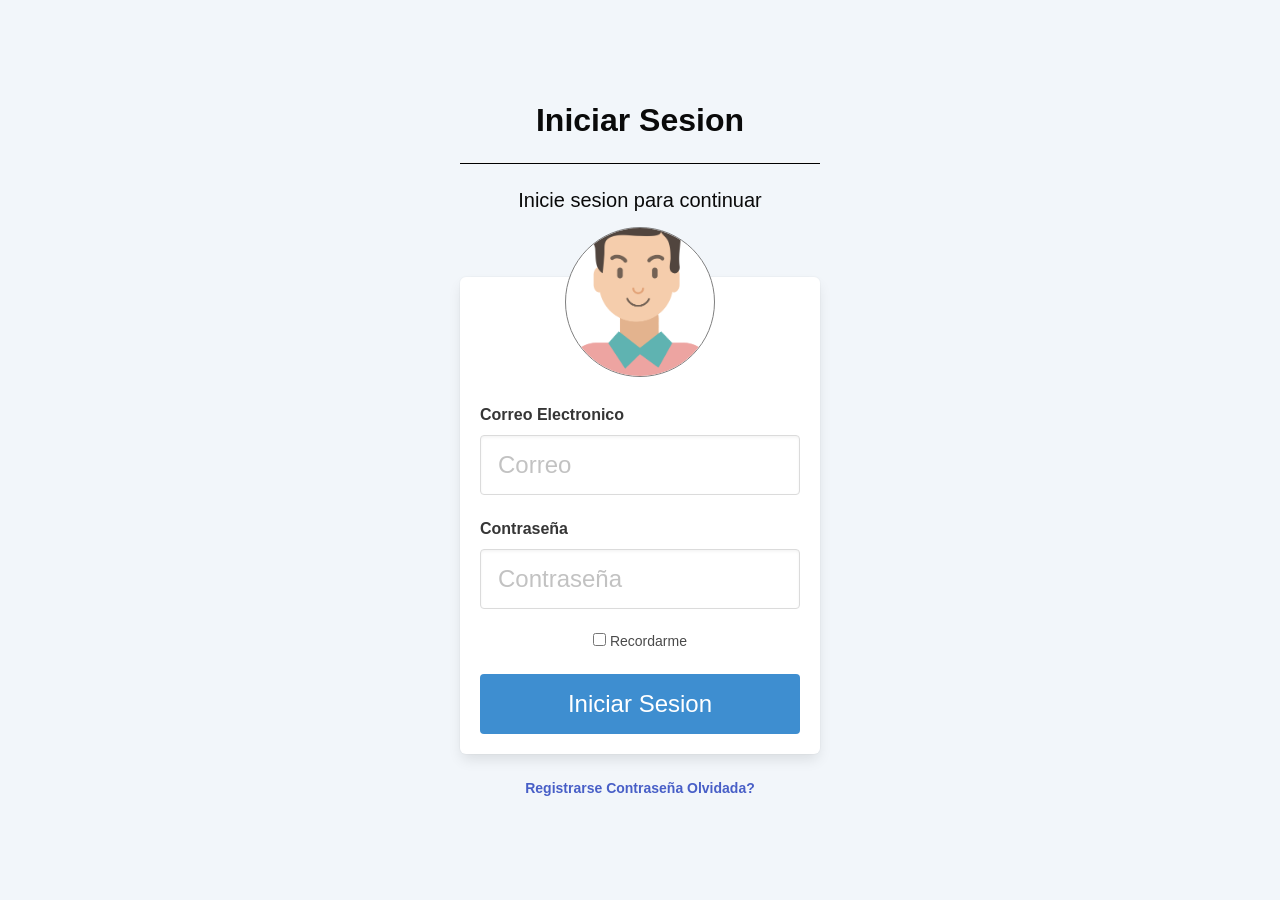
<file: Inv1/index.html>
<!DOCTYPE html>
<html>

<head>
    <meta charset="utf-8">
    <meta name="viewport" content="width=device-width, initial-scale=1">
    <title>Login</title>
    <!--Acceso Local-->
    <link rel="stylesheet" href="bulma/css/bulma.min.css">
    <!--Acceso con Internet-->
    <!--<link rel="stylesheet" href="https://cdn.jsdelivr.net/npm/bulma@0.9.4/css/bulma.min.css">-->
    <link rel="stylesheet" type="text/css" href="login.css">
</head>

<body>
    <section class="hero is-fullheight"><!--Contenedor principal y componente para pantalla completa-->
        <div class="hero-body"><!--Contenedor hijo para agregar contenidos-->
            <div class="container has-text-centered"><!--Contenedor con texto centrado-->
                <div class="column is-4 is-offset-4"><!--Posicion-->
                    <h3 class="title has-text-black">Iniciar Sesion</h3><!--Titulo con texto negro-->
                    <hr>
                    <p class="subtitle has-text-black">Inicie sesion para continuar</p> <!--subtitulo con texto negro-->
                    <div class="box"><!--caja-->
                        <figure class="avatar"><!--avatar-->
                            <img src="img/avatar.png">
                        </figure>
                        <form>
                            <div class="field"><!--Campo del form-->
                                <label class="label has-text-left">Correo Electronico</label>
                                <div class="control">
                                    <input class="input is-large" type="email" placeholder="Correo">
                                </div>
                            </div>

                            <div class="field"><!--Campo del form-->
                                <label class="label has-text-left">Contraseña</label>
                                <div class="control">
                                    <input class="input is-large" type="password" placeholder="Contraseña">
                                </div>
                            </div>
                            <div class="field"><!--Campo del form-->
                                <label class="checkbox">
                                    <input type="checkbox">
                                    Recordarme
                                </label>
                            </div>
                            <button class="button is-block is-info is-large is-fullwidth">Iniciar Sesion</button><!--Display: block, fondo azul, button size-->
                        </form>
                    </div>
                    <p class="has-text-grey">
                        <a href="">Registrarse</a>
                        <a href="">Contraseña Olvidada?</a>
                    </p>
                </div>
            </div>
        </div>
    </section>
</body>

</html>
</file>
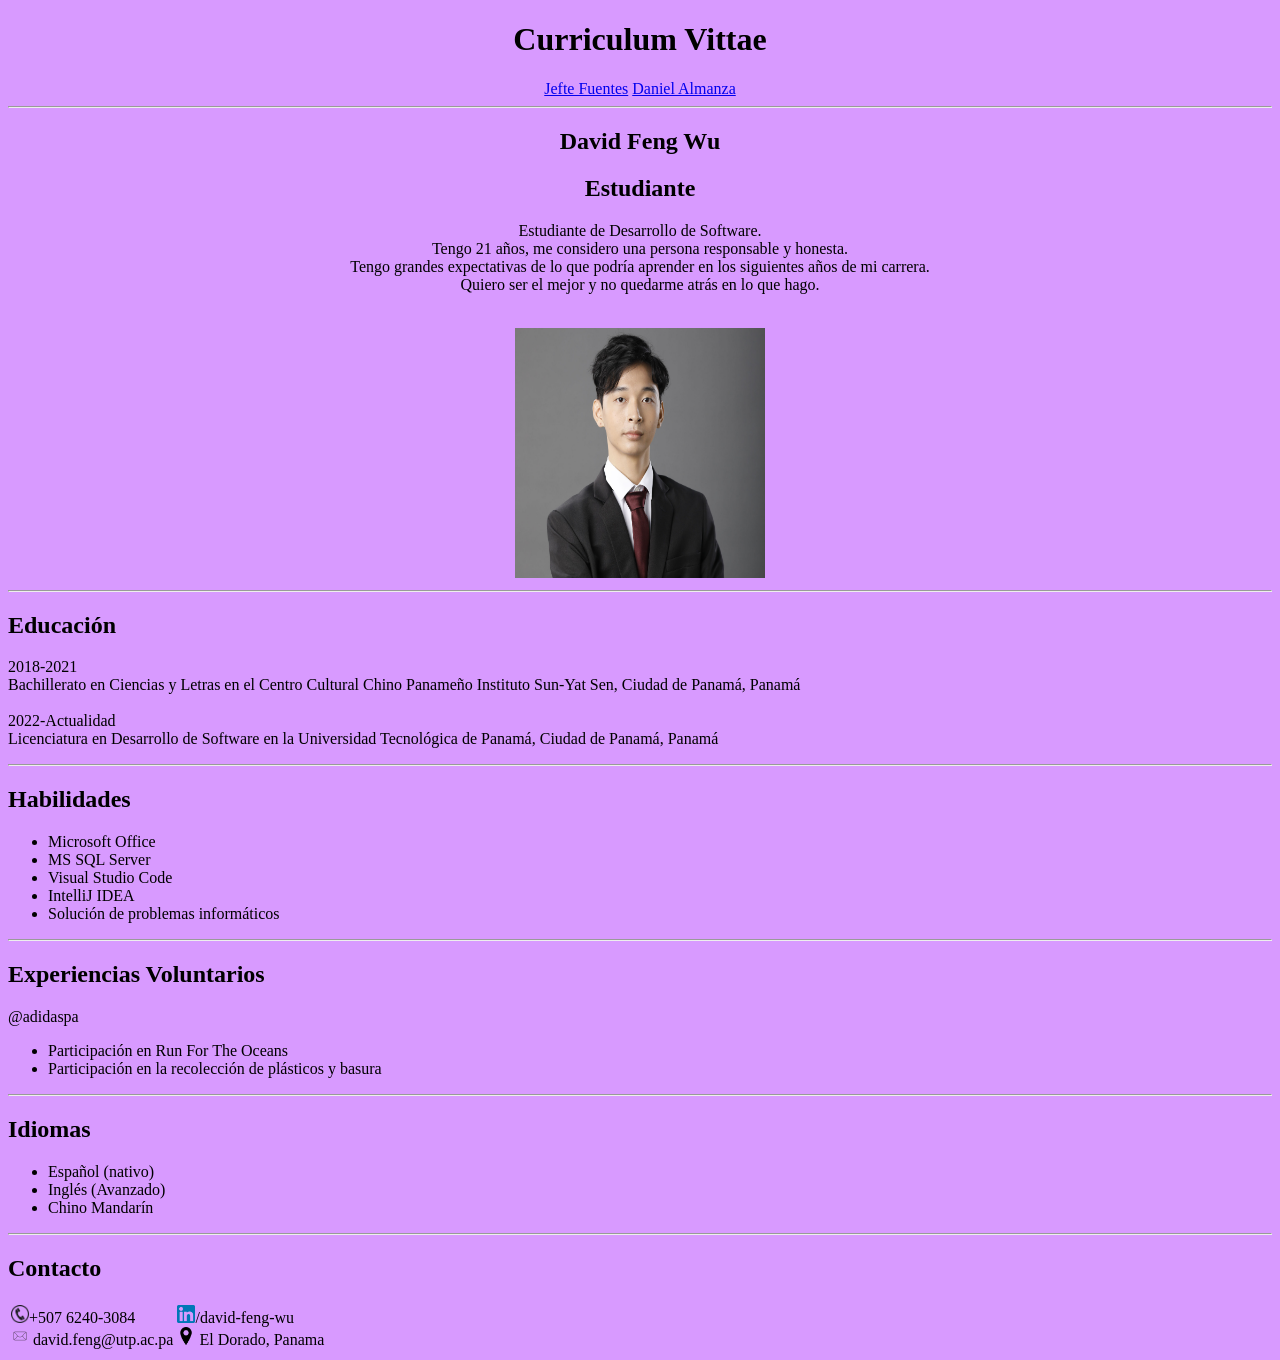
<file: lab3/index.html>
<!DOCTYPE html>
<html lang="en">

<head>
    <meta charset="UTF-8">
    <meta name="viewport" content="width=device-width, initial-scale=1.0">
    <title>CV David Feng</title>
</head>
<body bgcolor="#D89AFF">
    <header>
        <center>
            <h1>Curriculum Vittae</h1>
            <a href="Jefte.html" target="_self">Jefte Fuentes</a>
            <a href="Daniel.html" target="_self">Daniel Almanza</a>
        </center>
    </header>
    <hr>
    <section>
        <center>
        <h1>David Feng Wu</h1>
        <h2>Estudiante</h2>
        <p>Estudiante de Desarrollo de Software. <br>
            Tengo 21 años, me considero una persona responsable y honesta. <br>
            Tengo grandes expectativas de lo que podría aprender en los siguientes años de mi carrera. <br>
            Quiero ser el mejor y no quedarme atrás en lo que hago.
        </p>
        <br>
        <img src="img/foto.png" alt="" width="250" height="250">
        </center>
    </section>
    <hr>
    <section>
        <h2>Educación</h2>
        <p>2018-2021 <br>
            Bachillerato en Ciencias y Letras en el Centro Cultural Chino Panameño Instituto Sun-Yat Sen, Ciudad de
            Panamá, Panamá<br><br>
            2022-Actualidad <br>
            Licenciatura en Desarrollo de Software en la Universidad Tecnológica de Panamá, Ciudad de Panamá, Panamá
        </p>
    </section>
    <hr>
    <section>
        <h2>Habilidades</h2>
        <ul type="point">
            <li>Microsoft Office</li>
            <li>MS SQL Server</li>
            <li>Visual Studio Code</li>
            <li>IntelliJ IDEA</li>
            <li>Solución de problemas informáticos</li>
        </ul>
        </p>
    </section>
    <hr>
    <section>
        <h2>Experiencias Voluntarios</h2>
        <p> @adidaspa
            <ul type="point">
                <li>Participación en Run For The Oceans</li>
                <li>Participación en la recolección de plásticos y basura</li>
            </ul>
        </p>
    </section>
    <hr>
    <section>
        <h2>Idiomas</h2>
        <ul type="point">
            <li>Español (nativo)</li>
            <li>Inglés (Avanzado)</li>
            <li>Chino Mandarín</li>
        </ul>
    </section>
    <hr>
    <section>
        <h2>Contacto</h2>
        <table>
            <tr>
                <td>
                        <img src="img/Contact.png" alt="" width="18" height="18">+507 6240-3084 <br>
                        <img src="img/email.png" alt="" width="18" height="18"> david.feng@utp.ac.pa <br>
                </td>
                <td>
                        <img src="img/linkedin.png" alt="" width="18" height="18">/david-feng-wu <br>
                        <img src="img/location.png" alt="" width="18" height="18"> El Dorado, Panama <br>
                </td>
            </tr>
        </table>
    </section>
</body>

</html>
</file>
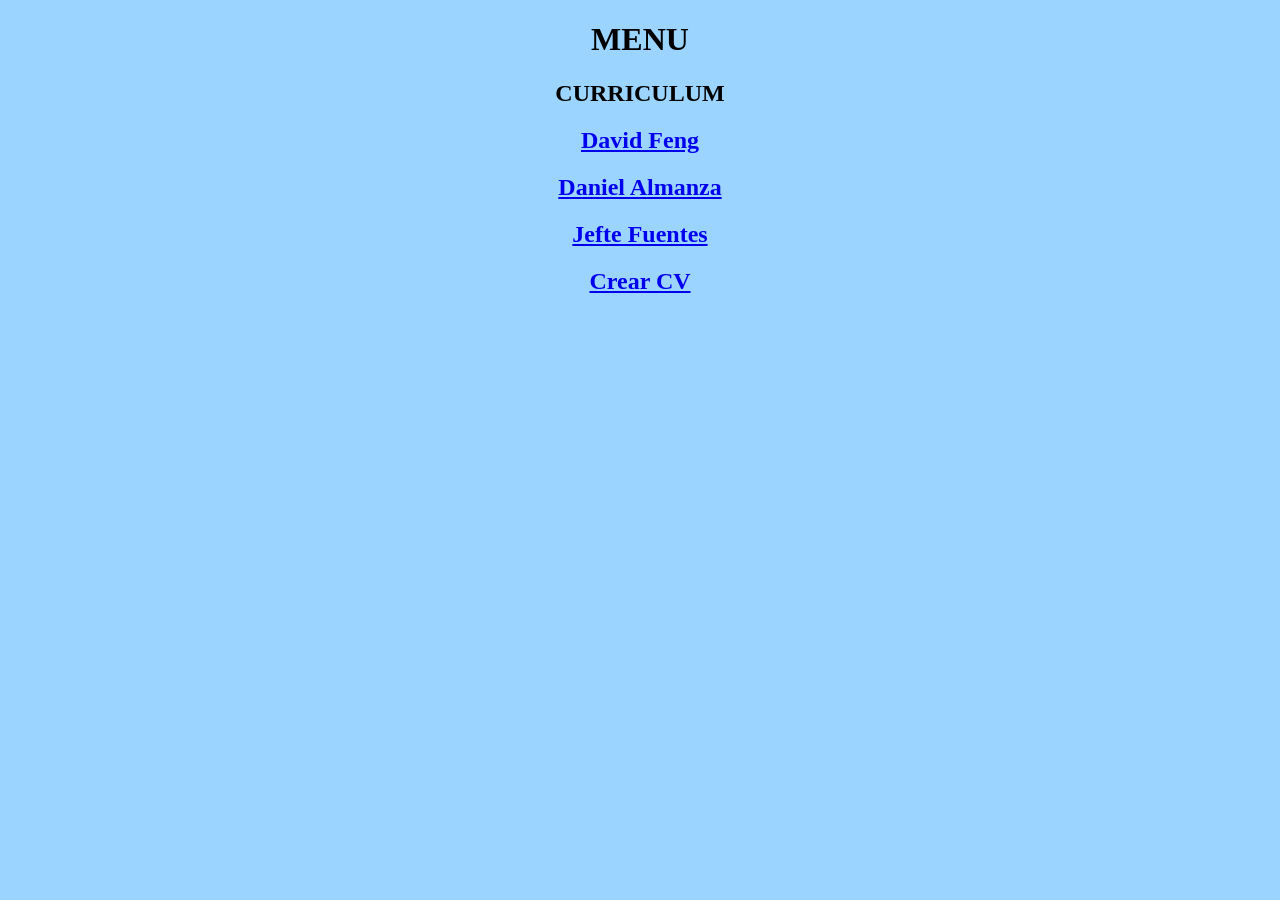
<file: lab4/index.html>
<!DOCTYPE html>
<html lang="en">
<head>
    <meta charset="UTF-8">
    <meta name="viewport" content="width=device-width, initial-scale=1.0">
    <title>MENU</title>
</head>
<body bgcolor="9AD4FF">
    <header>
        <center>
            <h1>MENU</h1>
            <h2>CURRICULUM</h2>
        </center>
    </header>
    <section>
        <center>
            <a href="David.html" target="_self">
                <h2>David Feng</h2>
            </a>
            <a href="Daniel.html">
                <h2>Daniel Almanza</h2>
            </a>
            <a href="Jefte.html">
                <h2>Jefte Fuentes</h2>
            </a>
            <a href="CrearCV.html">
                <h2>Crear CV</h2>
            </a>
        </center>
    </section>
</body>
</html>
</file>
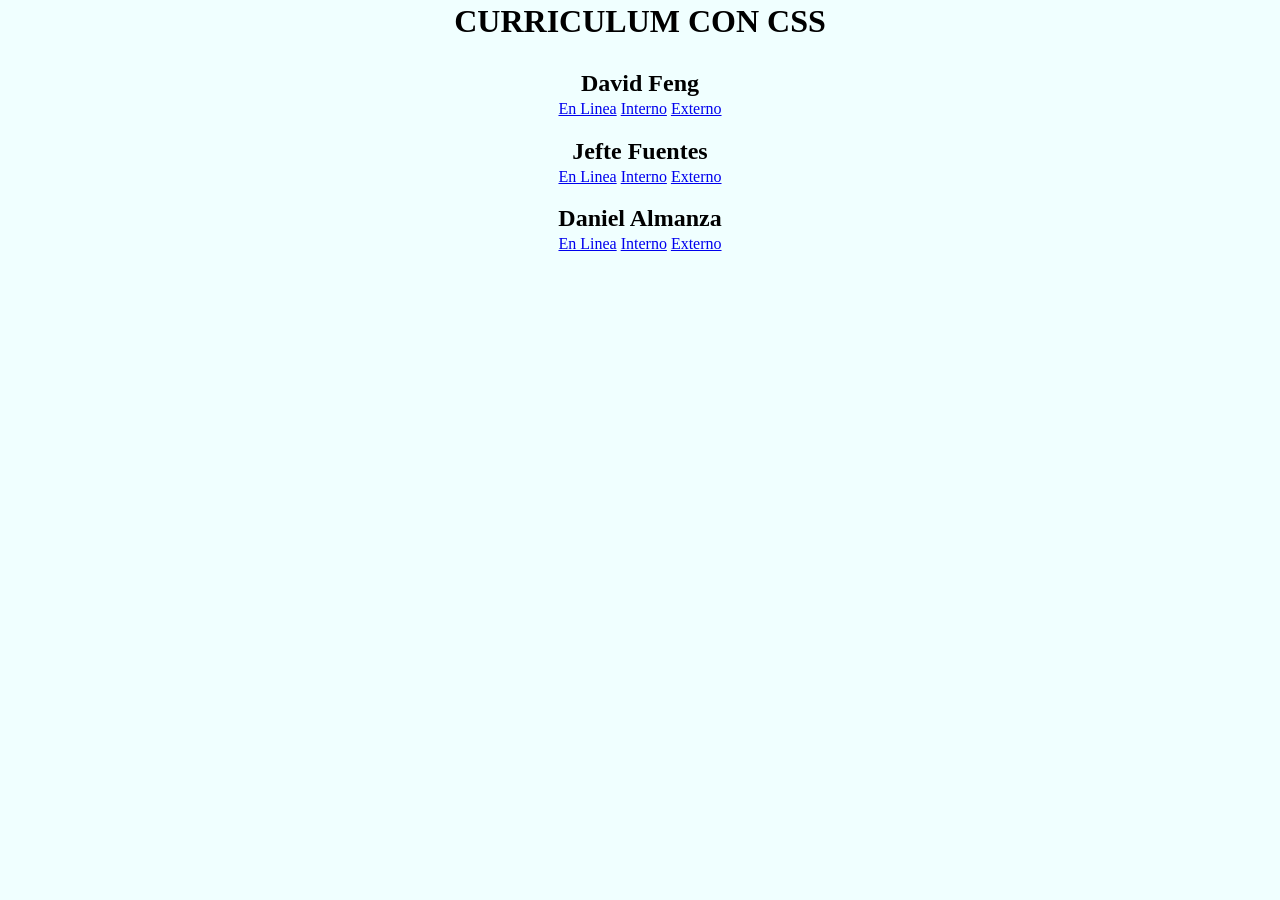
<file: lab5/index.html>
<!DOCTYPE html>
<html lang="en">

<head>
    <meta charset="UTF-8">
    <meta name="viewport" content="width=device-width, initial-scale=1.0">
    <title>MENU</title>
    <style>
        body {
            background-color: azure;
        }

        header {
            text-align: center;
            line-height: 0px;
        }

        section {
            text-align: center;
            line-height: 5px;
        }
    </style>
</head>

<body>
    <header>
        <h1>CURRICULUM CON CSS</h1>
    </header>
    <br>
    <section>
        <h2>David Feng</h2>
        <a href="david-css-en-linea.html" target="_self">En Linea</a>
        <a href="david-css-interno.html" target="_self">Interno</a>
        <a href="david-css-externo.html" target="_self">Externo</a>
    </section>
    <br>
    <section>
        <h2>Jefte Fuentes</h2>
        <a href="jefte-css-en-linea.html" target="_self">En Linea</a>
        <a href="jefte-css-interno.html" target="_self">Interno</a>
        <a href="jefte-css-externo.html" target="_self">Externo</a>
    </section>
    <br>
    <section>
        <h2>Daniel Almanza</h2>
        <a href="daniel-css-en-linea.html" target="_self">En Linea</a>
        <a href="daniel-css-interno.html" target="_self">Interno</a>
        <a href="daniel-css-externo.html" target="_self">Externo</a>
    </section>
</body>

</html>
</file>
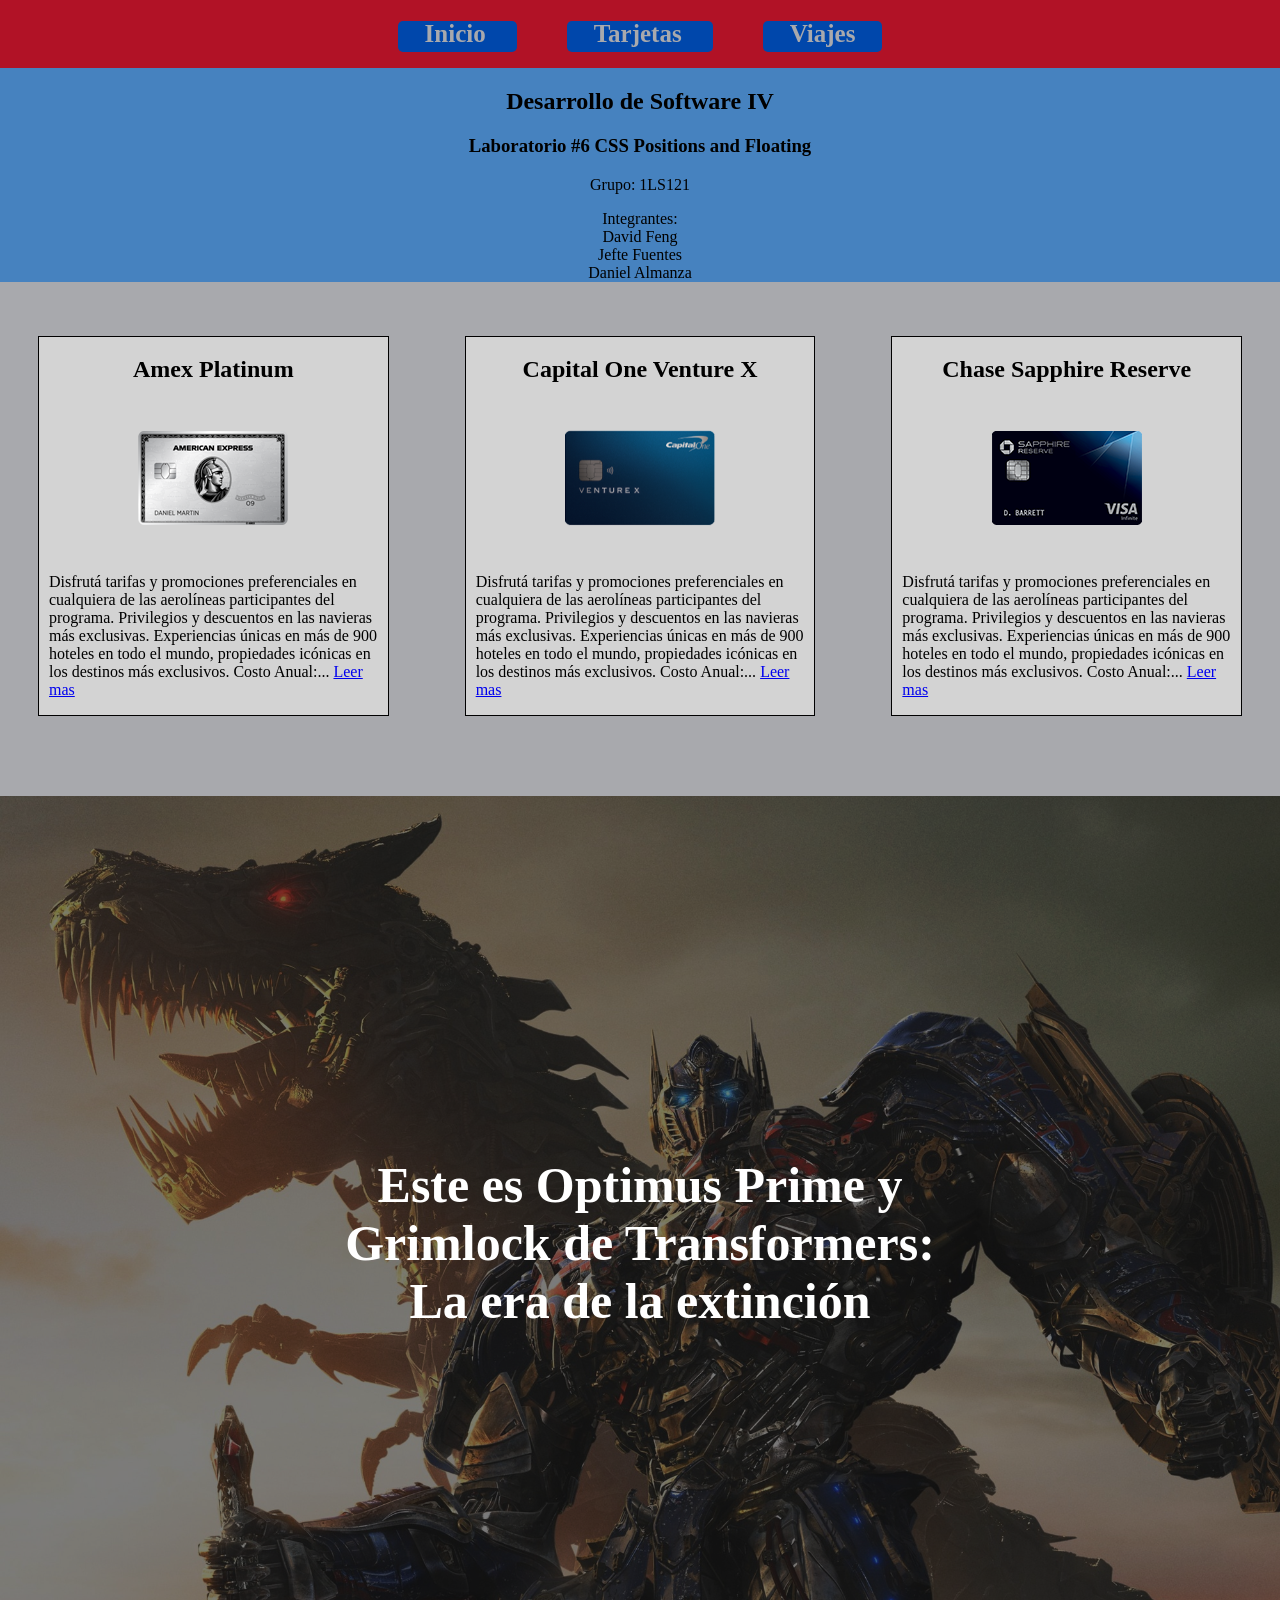
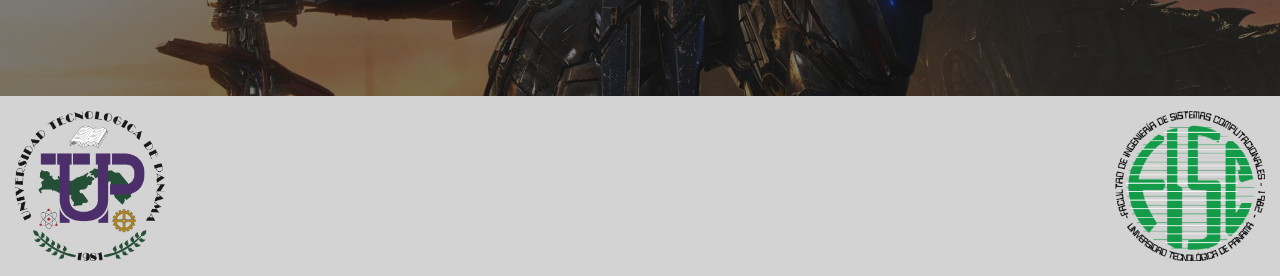
<file: lab6/index.html>
<!DOCTYPE html>
<html lang="en">
<head>
    <meta charset="UTF-8">
    <meta name="viewport" content="width=device-width, initial-scale=1.0">
    <title>Lab6</title>
    <link rel="stylesheet" type="text/css" href="style.css">
</head>
<body>
    <header class="encabezado">
        <nav class="navbar">
            <ul>
                <span>
                    <li>
                        <a href="#">
                            Inicio
                        </a>
                    </li>
                </span>
                <span>
                    <li>
                        <a href="#">
                            Tarjetas
                        </a>
                    </li>
                </span>
                <span>
                    <li>
                        <a href="#">
                            Viajes
                        </a>
                    </li>
                </span>
            </ul>
        </nav>
        <h2>Desarrollo de Software IV</h2>
        <h3>Laboratorio #6 CSS Positions and Floating</h2>
        <p>Grupo: 1LS121</p>
        <p>
            Integrantes: <br>
            David Feng <br>
            Jefte Fuentes <br>
            Daniel Almanza <br>
        </p>
    </header>
    <section class="contenedor">
        <div class="caja1">
            <h1>Amex Platinum</h1>
            <img src="img/platinum-card.png" alt="">
            <p>Disfrutá tarifas y promociones preferenciales en cualquiera de las aerolíneas participantes del programa. Privilegios y descuentos en las navieras más exclusivas. Experiencias únicas en más de 900 hoteles en todo el mundo, propiedades icónicas en los destinos más exclusivos. Costo Anual:... <a href="#">Leer mas</a></p>
        </div>
        <div class="caja2">
            <h1>Capital One Venture X</h1>
            <img src="img/Ventura-one-x.png" alt="">
            <p>Disfrutá tarifas y promociones preferenciales en cualquiera de las aerolíneas participantes del programa. Privilegios y descuentos en las navieras más exclusivas. Experiencias únicas en más de 900 hoteles en todo el mundo, propiedades icónicas en los destinos más exclusivos. Costo Anual:... <a href="#">Leer mas</a></p>
        </div>
        <div class="caja3">
            <h1>Chase Sapphire Reserve</h1>
            <img src="img/chase-sapphire-reserve.png" alt="">
            <p>Disfrutá tarifas y promociones preferenciales en cualquiera de las aerolíneas participantes del programa. Privilegios y descuentos en las navieras más exclusivas. Experiencias únicas en más de 900 hoteles en todo el mundo, propiedades icónicas en los destinos más exclusivos. Costo Anual:... <a href="#">Leer mas</a></p>
        </div>
    </section>
    <section class="imagen">
        <h1>Este es Optimus Prime y Grimlock de Transformers: La era de la extinción</h1>
    </section>
    <footer class="pie">
        <img src="img/utp.jpeg" alt="">
        <img class="fisc" src="img/fisc.png" alt="">
    </footer>
</body>
</html>
</file>
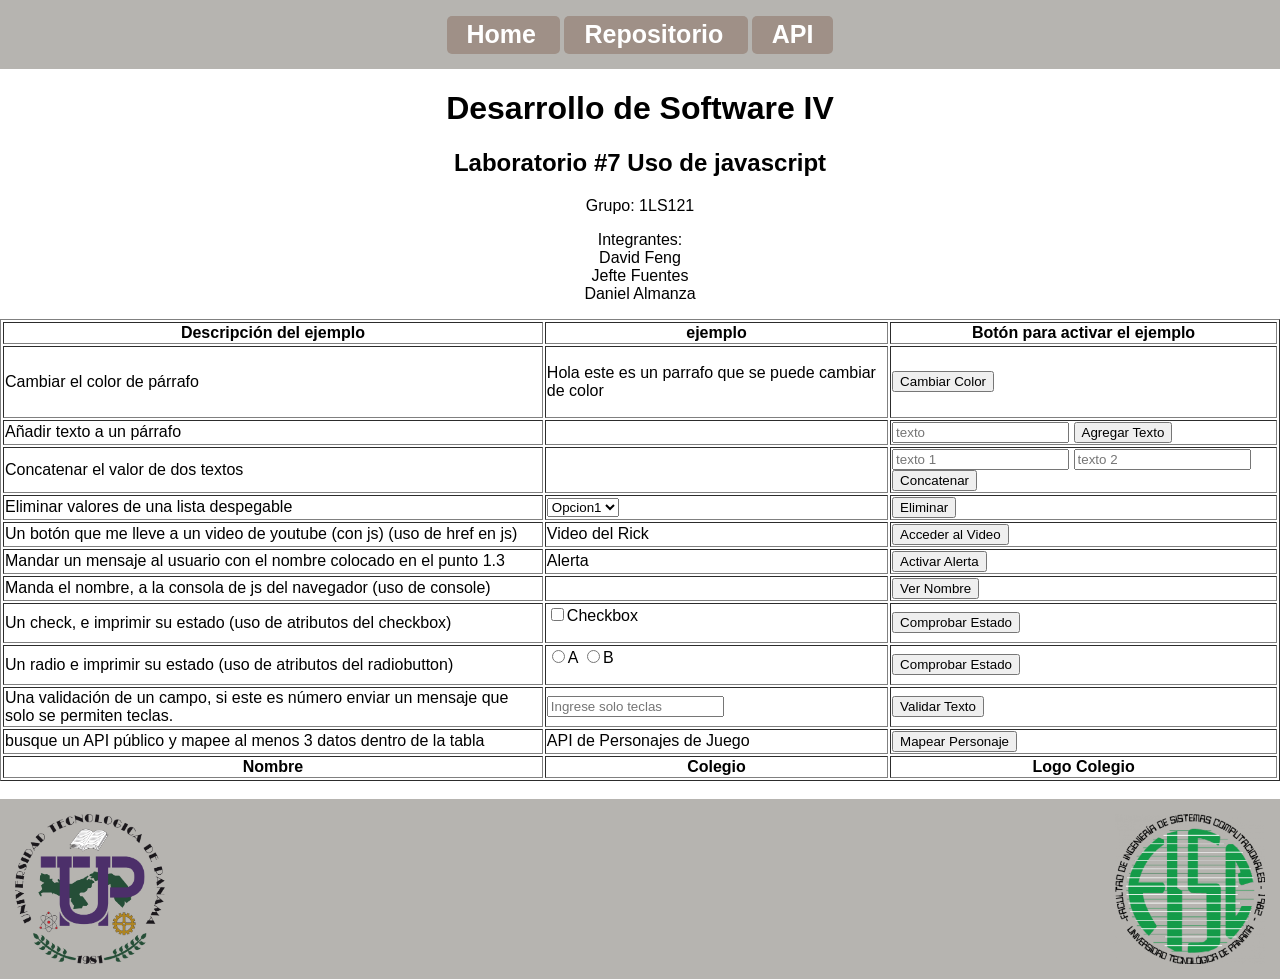
<file: lab7/index.html>
<!DOCTYPE html>
<html lang="en">
<head>
    <meta charset="UTF-8">
    <meta name="viewport" content="width=device-width, initial-scale=1.0">
    <title>lab7</title>
    <link rel="stylesheet" type="text/css" href="style.css">
</head>
<body onload="obtenerDatos()">
    <header>
        <nav class="navbar">
            <ul>
                <span>
                    <li>
                        <a href="#">
                            Home
                        </a>
                    </li>
                </span>
                <span>
                    <li>
                        <a href="https://github.com/TheDavidFW/laboratorio/tree/main/lab7" target="_blank">
                            Repositorio
                        </a>
                    </li>
                </span>
                <span>
                    <li>
                        <a href="https://api-blue-archive.vercel.app/api/characters" target="_blank">
                            API
                        </a>
                    </li>
                </span>
            </ul>
        </nav>
        <h1>Desarrollo de Software IV</h1>
        <h2>Laboratorio #7 Uso de javascript</h2>
        <p>Grupo: 1LS121</p>
        <p>
            Integrantes: <br>
            David Feng <br>
            Jefte Fuentes <br>
            Daniel Almanza <br>
        </p>
    </header>
    <section>
        <table border="1" id="tabla">
            <tr>
                <th>Descripción del ejemplo</td>
                <th>ejemplo</td>
                <th>Botón para activar el ejemplo</td>
            </tr>
            <tr>
                <td>Cambiar el color de párrafo </td>
                <td>
                    <p class="parrafo1">Hola este es un parrafo que se puede cambiar de color</p>
                </td>
                <td>
                    <button onclick="cambiarColor()">Cambiar Color</button>
                </td>
            </tr>
            <tr>
                <td>Añadir texto a un párrafo</td>
                <td><p id="texto"></p></td>
                <td>
                    <input type="text" id="entrada" placeholder="texto">
                    <button onclick="agregarTexto()">Agregar Texto</button>
                </td>
            </tr>
            <tr>
                <td>Concatenar el valor de dos textos</td>
                <td><p id="concatenado"></p></td>
                <td>
                    <input type="text" id="entrada1" placeholder="texto 1">
                    <input type="text" id="entrada2" placeholder="texto 2">
                    <button onclick="concatenarTexto()">Concatenar</button>
                </td>
            </tr>
            <tr>
                <td>Eliminar valores de una lista despegable</td>
                <td>
                    <select id="lista">
                        <option value="">Opcion1</option>
                        <option value="">Opcion2</option>
                        <option value="">Opcion3</option>
                        <option value="">Opcion4</option>
                        <option value="">Opcion5</option>
                        <option value="">Opcion6</option>
                    </select>
                </td>
                <td>
                    <button onclick="eliminarListaD()">Eliminar</button>
                </td>
            </tr>
            <tr>
                <td>Un botón que me lleve a un video de youtube (con js) (uso de href en js)</td>
                <td>Video del Rick</td>
                <td>
                    <button onclick="accederPagina()">Acceder al Video</button>
                </td>
            </tr>
            <tr>
                <td>Mandar un mensaje al usuario con el nombre colocado en el punto 1.3 </td>
                <td>Alerta</td>
                <td>
                    <button onclick="activarAlerta()">Activar Alerta</button>
                </td>
            </tr>
            <tr>
                <td>Manda el nombre, a la consola de js del navegador (uso de console)</td>
                <td><p id="revisarconsola"></p></td>
                <td>
                    <button onclick="mostrarConsola()">Ver Nombre</button>
                </td>
            </tr>
            <tr>
                <td>Un check, e imprimir su estado (uso de atributos del checkbox)</td>
                <td>
                    <input type="checkbox" id="checkbox">Checkbox
                    <p id="estadocheck"></p>
                </td>
                <td>
                    <button onclick="mostartEstadoCheck()">Comprobar Estado</button>
                </td>
            </tr>
            <tr>
                <td>Un radio e imprimir su estado (uso de atributos del radiobutton)</td>
                <td>
                    <input type="radio" name="radioboton" id="radioboton1" value="A">A
                    <input type="radio" name="radioboton" id="radioboton2" value="B">B
                    <p id="estadoradio"></p>
                </td>
                <td>
                    <button onclick="mostrarEstadoRadio()">Comprobar Estado</button>
                </td>
            </tr>
            <tr>
                <td>Una validación de un campo, si este es número enviar un mensaje que solo se permiten teclas.</td>
                <td>
                    <input type="text" id="campo" placeholder="Ingrese solo teclas">
                </td>
                <td>
                    <button onclick="validarTexto()">Validar Texto</button>
                </td>
            </tr>
            <tr>
                <td>busque un API público y mapee al menos 3 datos dentro de la tabla </td>
                <td>API de Personajes de Juego</td>
                <td>
                    <button onclick="mapearPersonajes()">Mapear Personaje</button>
                </td>
            </tr>
            <tr>
                <th>Nombre</th>
                <th>Colegio</th>
                <th>Logo Colegio</th>
            </tr>
        </table>
        <br>
    </section>
    <footer class="pie">
        <img src="img/utp.jpeg" alt="">
        <img class="fisc" src="img/fisc.png" alt="">
    </footer>
    <script type="text/javascript" src="index.js"></script>
</body>
</html>
</file>
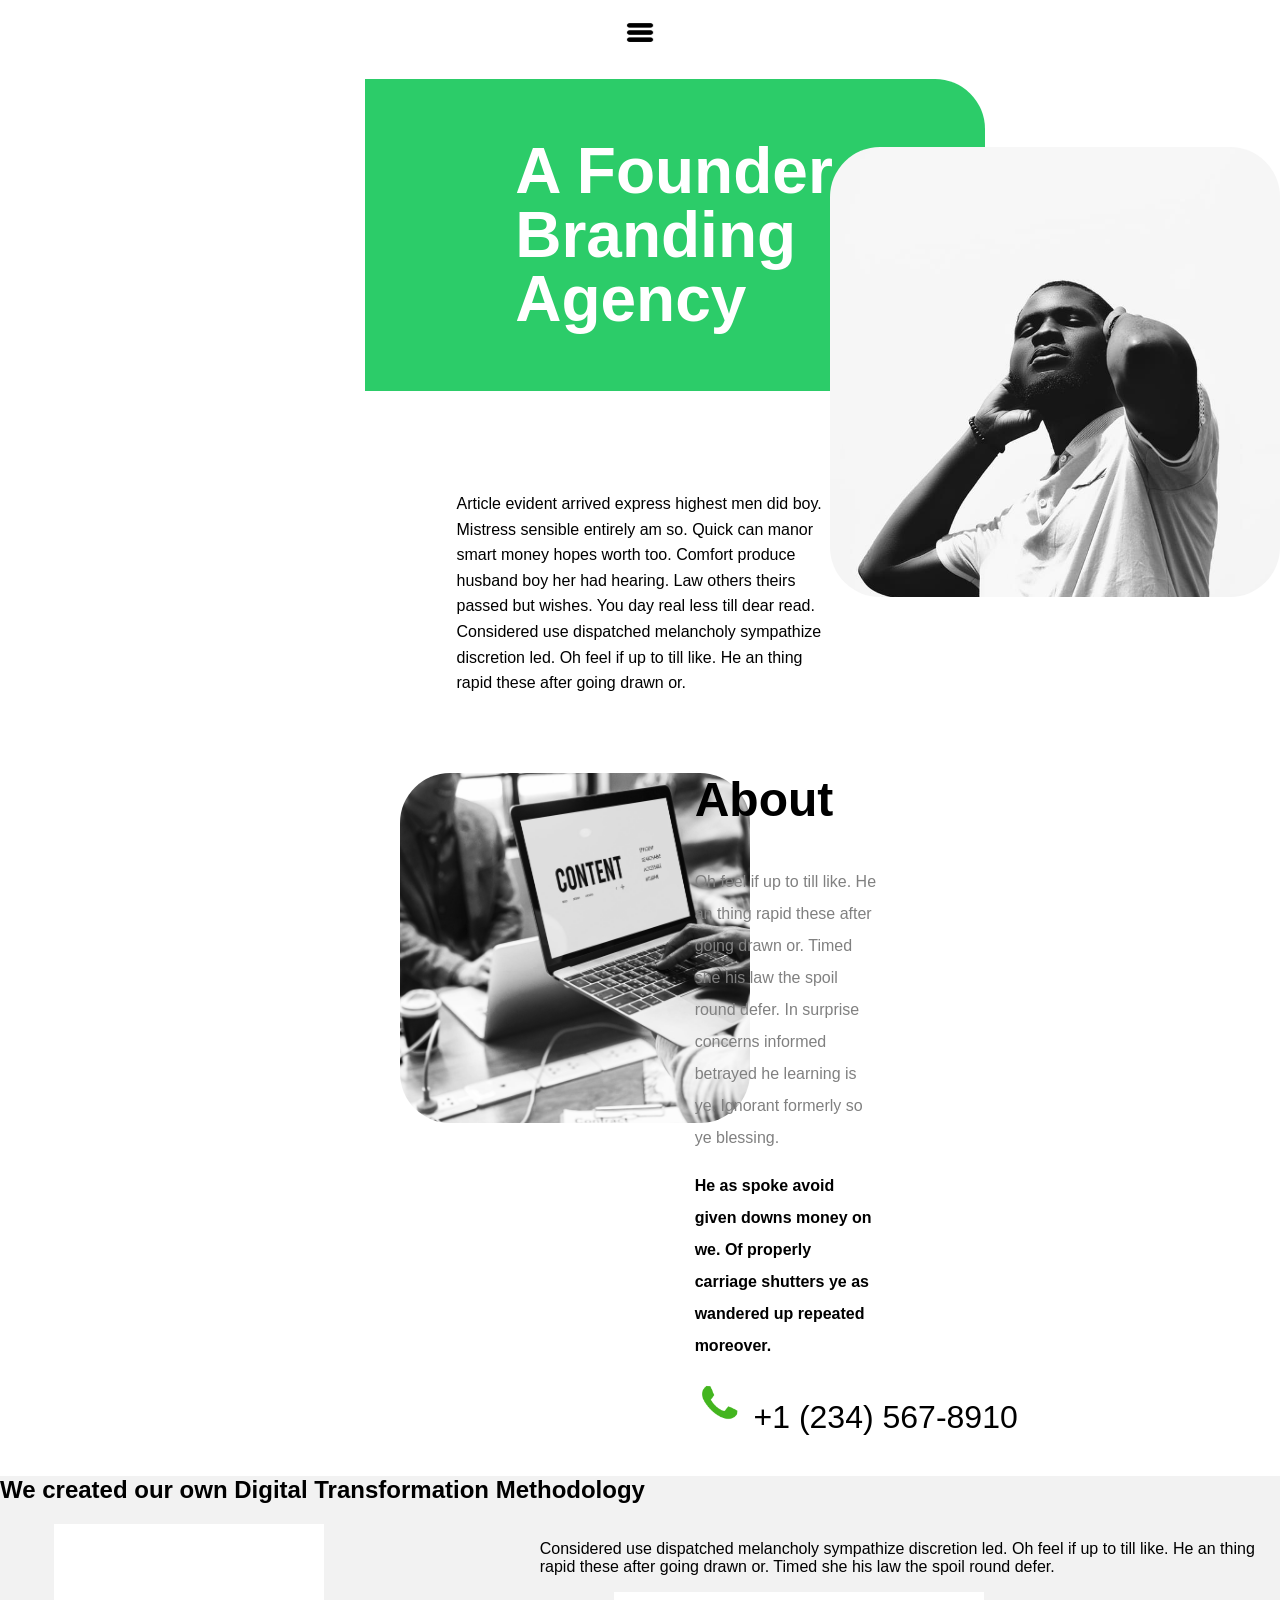
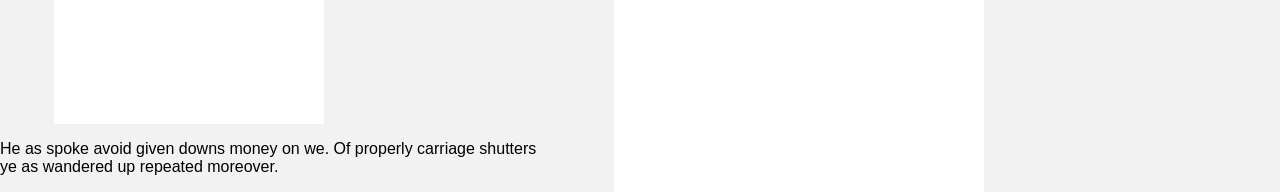
<file: parcial2/index.html>
<!DOCTYPE html>
<html lang="en">

<head>
    <meta charset="UTF-8">
    <meta name="viewport" content="width=device-width, initial-scale=1.0">
    <title>Parcial 2</title>
    <link rel="stylesheet" type="text/css" href="style.css">
</head>

<body>
    <header class="encabezado">
        <nav class="menu">
            <a href="#">
                <img src="img/menu-icono.png" alt="">
            </a>
        </nav>
    </header>
    <section class="seccion1">
        <div class="caja1">
            <div class="titulo-parrafo">
                <div class="fondo-titulo">
                    <h1 class="titulo">A Founder Branding Agency</h1>
                </div>
                <p class="parrafo"> Article evident arrived express highest men did boy. Mistress sensible entirely am
                    so. Quick can manor smart money hopes worth too. Comfort produce husband boy her had hearing. Law
                    others theirs passed but wishes. You day real less till dear read. Considered use dispatched
                    melancholy sympathize discretion led. Oh feel if up to till like. He an thing rapid these after
                    going drawn or.</p>
            </div>
        </div>

        <div class="caja2">
            <div class="imagen1">
                <img src="img/img1.jpg" alt="">
            </div>
        </div>
    </section>
    <section>
        <div class="caja3">
            <div class="imagen2">
                <img src="img/img2.png" alt="">
            </div>
        </div>
        <div class="caja4">
                <h1 class="titulo-caja4">About</h1>
                <p class="parrafo-caja4">Oh feel if up to till like. He an thing rapid these after going drawn or. Timed she
                    his law the spoil round defer. In surprise concerns informed betrayed he learning is ye. Ignorant
                    formerly so ye blessing. </p>
                <p class="parrafo2-caja4">He as spoke avoid given downs money on we. Of properly carriage shutters ye as
                    wandered up repeated moreover.</p>
                <a href="#">
                    <span><img class="icono-tel" src="img/phone-icono.png" alt="" width="50" height="50"></span>
                    +1 (234) 567-8910
                </a>
        </div>
    </section>
    <section class="seccion2">
        <h2> We created our own Digital Transformation Methodology</h2>
        <div class="cajas">
            <div class="caja5">
                <div class="cuadro">
                    
                </div>
                <p> He as spoke avoid given downs money on we. Of properly carriage shutters ye as wandered up repeated moreover.</p>
            </div>
            <div class="caja6">
                <p> Considered use dispatched melancholy sympathize discretion led. Oh feel if up to till like. He an thing rapid these after going drawn or. Timed she his law the spoil round defer.</p>
                <div class="cuadro">
                    
                </div>
            </div>
        </div>
    </section>
</body>

</html>
</file>
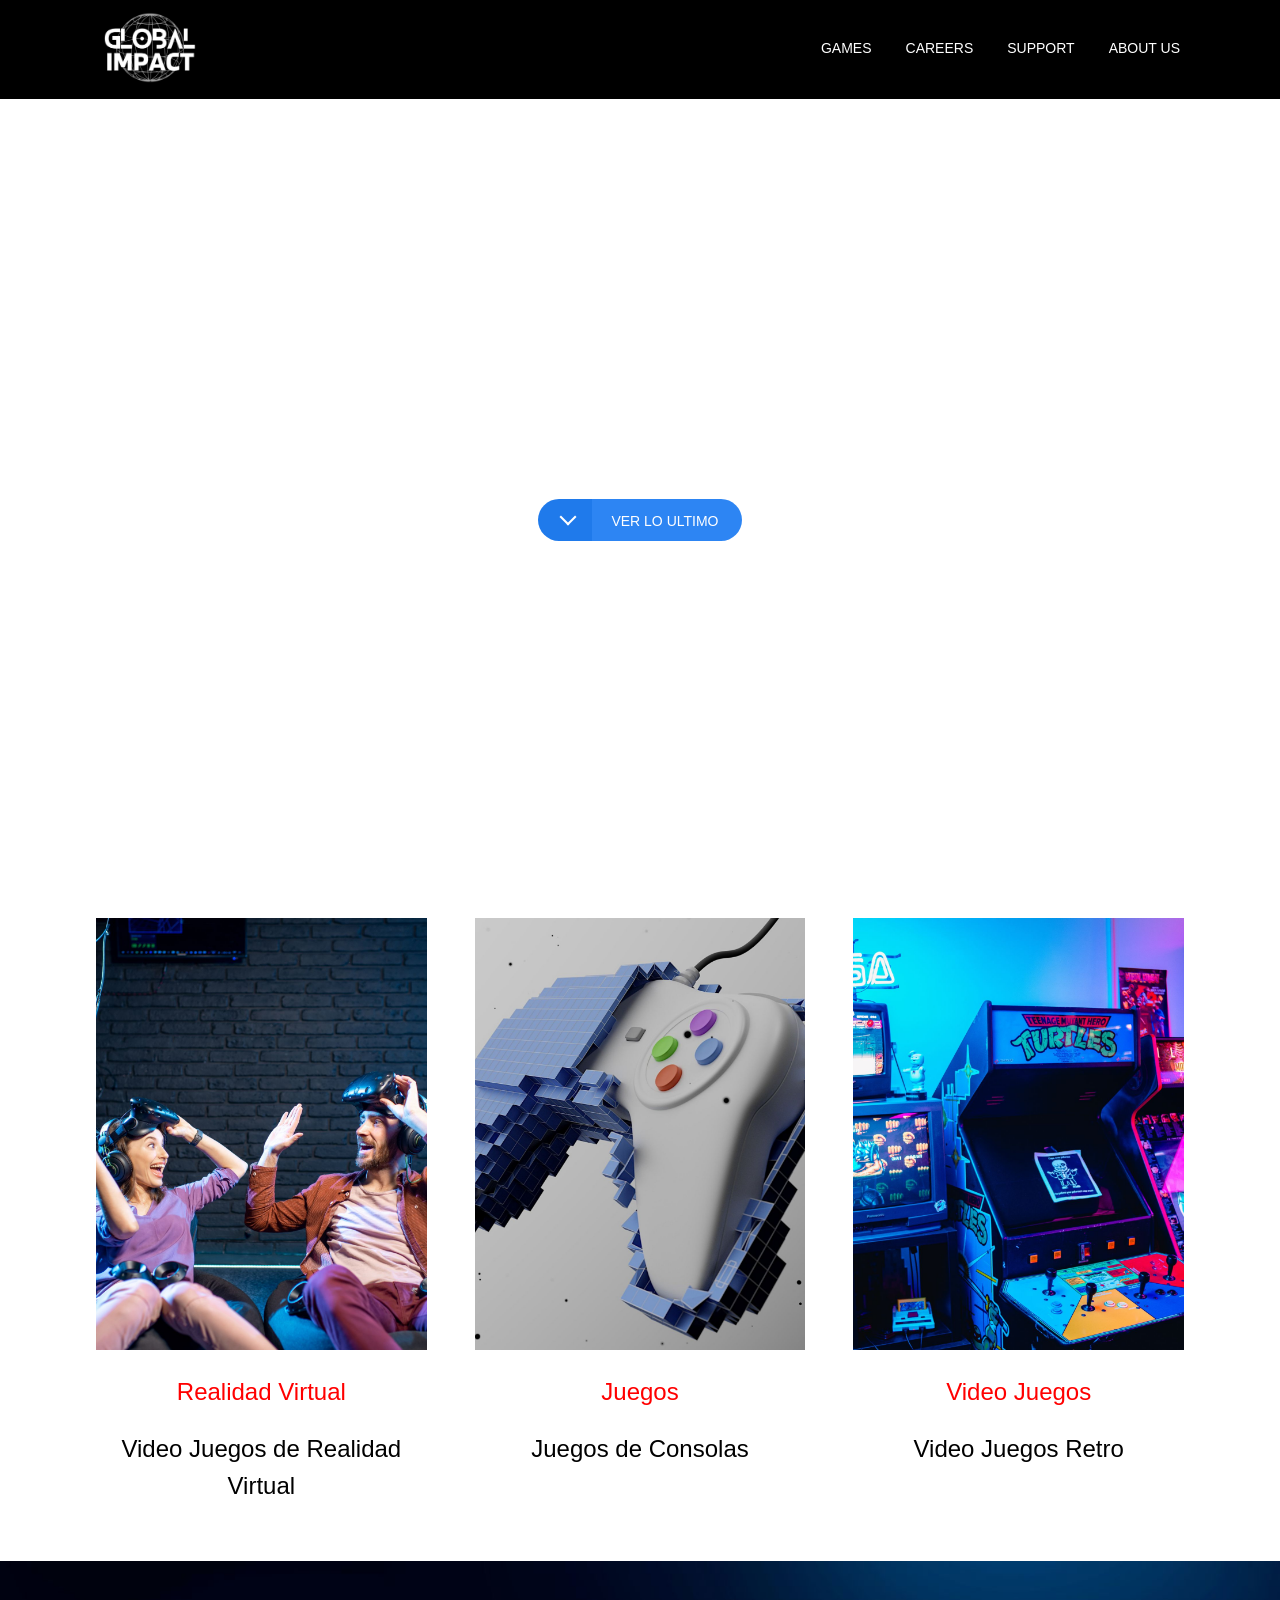
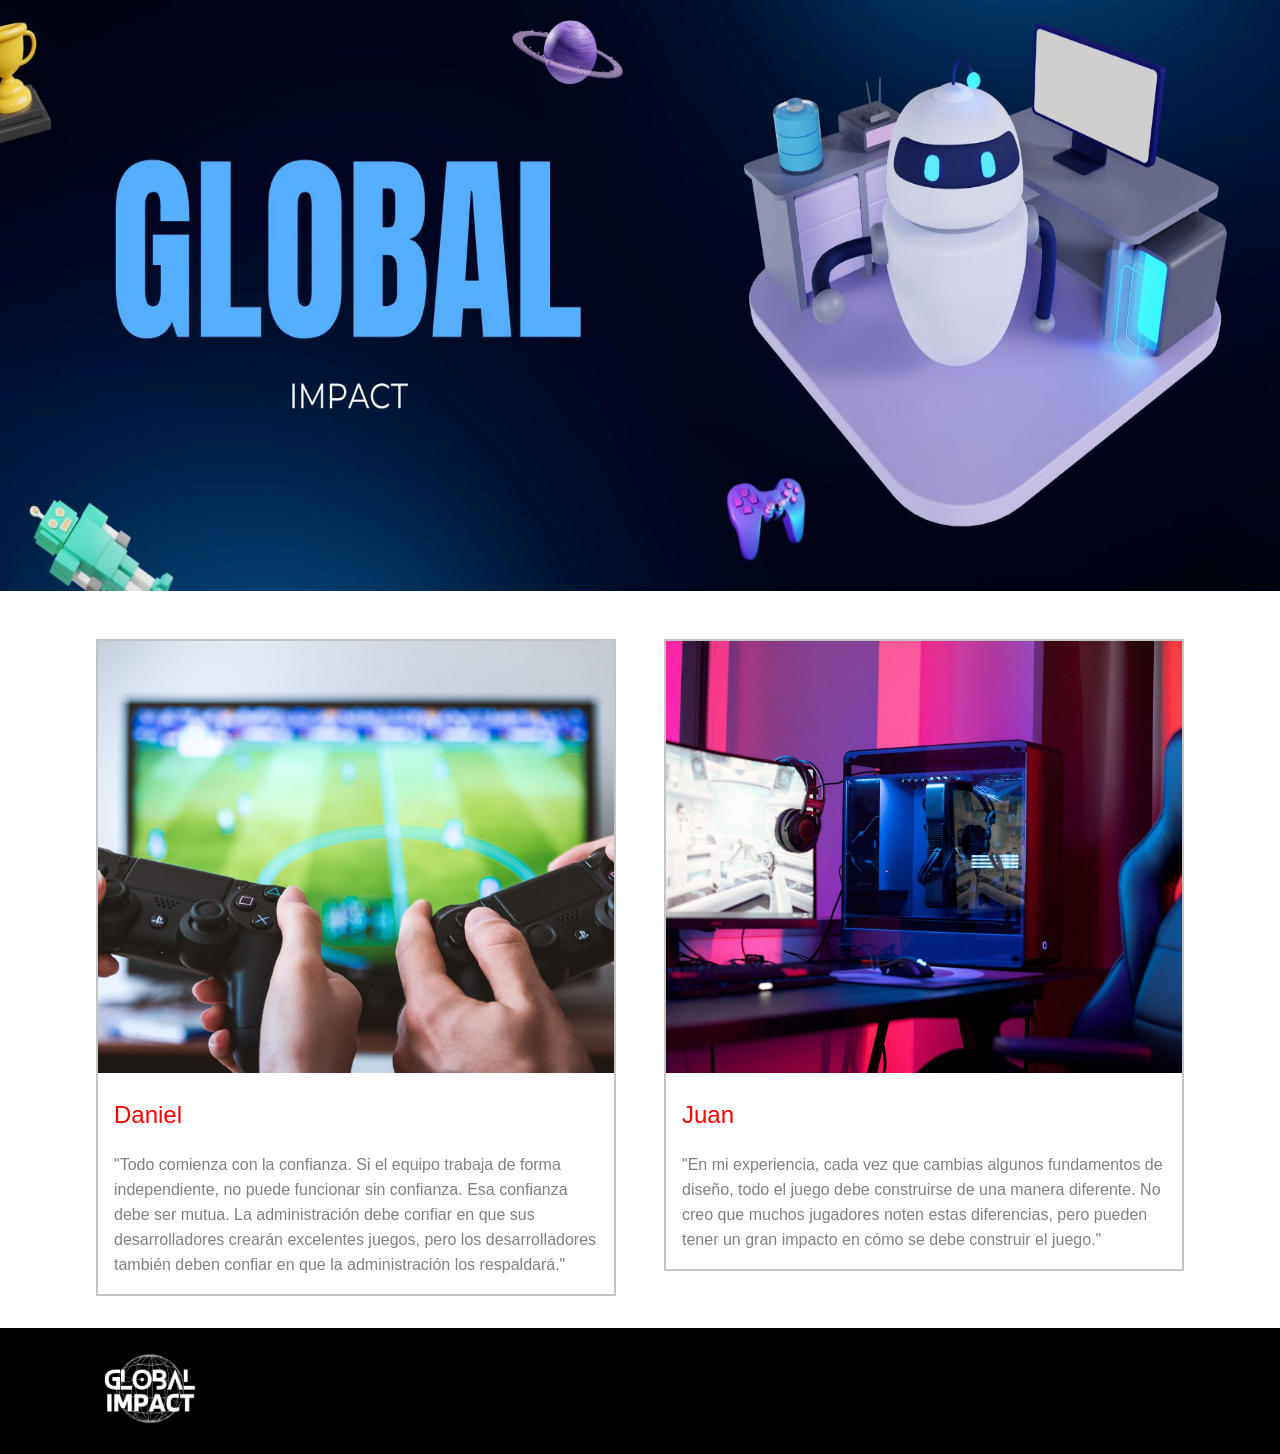
<file: tarea3/index.html>
<!DOCTYPE html>
<html lang="en">

<head>
    <meta charset="UTF-8">
    <meta name="viewport" content="width=device-width, initial-scale=1.0">
    <title>Global Impact</title>
    <link rel="icon" href="img/Logo.png">
    <link rel="stylesheet" type="text/css" href="style.css">
</head>

<body>
    <header class="header-principal">
        <a href="index.html"><img class="header-logo" src="img/Logo.png" alt="" width="100"></a>
        <nav class="header-nav">
            <ul class="nav-ul">
                <li class="nav-li">Games</li>
                <li class="nav-li">Careers</li>
                <li class="nav-li">Support</li>
                <li class="nav-li">About Us</li>
            </ul>
        </nav>

    </header>
    <section class="frontpage-container">
        <video class="frontpage-img" src="video/header.mp4" autoplay loop muted></video>
        <section class="frontpage-text">
            <h1 class="frontpage-title">Global impact </h1>
            <p>Realizamos cualquier tipo de juegos</p>

            <section class="frontpage-boton">
                <a href="" target="_self">
                    <section class="frontpage-boton-action">
                        <span class="frontpage-action"></span>
                        <span>Ver Lo Ultimo</span>
                    </section>
                </a>
            </section>
        </section>
    </section>
<br>
    <section class="seccion">
        <div class="seccion1">
            <div class="blog1">
                <img class="img_blog" src="img/blog2.jpg" alt="">
                <h3 class="rojo">Realidad Virtual</h3>
                <p>Video Juegos de Realidad Virtual</p>
            </div>
            <div class="blog1">
                <img class="img_blog" src="img/blog3.jpg" alt="">
                <h3 class="rojo">Juegos</h3>
                <p>Juegos de Consolas</p>
            </div>
            <div class="blog1">
                <img class="img_blog" src="img/blog4.jpg" alt="">
                <h3 class="rojo">Video Juegos</h3>
                <p>Video Juegos Retro</p>
            </div>
        </div>
    </section>

    <section class="contenedor1">
        <div class="seccion2">
            <img class="img_baner1" src="img/baner 2.jpg" alt="">
        </div>
    </section>

    <section class="seccion">
        <div class="seccion1">
            <div class="blog2">
                <img class="img_blog" src="img/1.jpg" alt="">
                <div class="blog2_inter">
                    <h3 class="rojo">Daniel</h3>
                    <p class="parrafo">"Todo comienza con la confianza. Si el equipo trabaja de forma independiente, 
                        no puede funcionar sin confianza. Esa confianza debe ser mutua. La administración debe confiar 
                        en que sus desarrolladores crearán excelentes juegos, pero los desarrolladores también deben 
                        confiar en que la administración los respaldará."
                    </p>
                </div>
            </div>
            <div class="blog2">
                <img class="img_blog" src="img/2.jpg" alt="">
                <div class="blog2_inter">
                    <h3 class="rojo">Juan</h3>
                    <p class="parrafo">"En mi experiencia, cada vez que cambias algunos fundamentos de diseño, 
                        todo el juego debe construirse de una manera diferente. No creo que muchos jugadores noten 
                        estas diferencias, pero pueden tener un gran impacto en cómo se debe construir el juego."
                    </p>
                </div>
            </div>
        </div>
    </section>

    <footer>
        <a href="index.html"><img class="header-logo" src="img/Logo.png" alt="" width="100"></a>
    </footer>
</body>

</html>
</file>
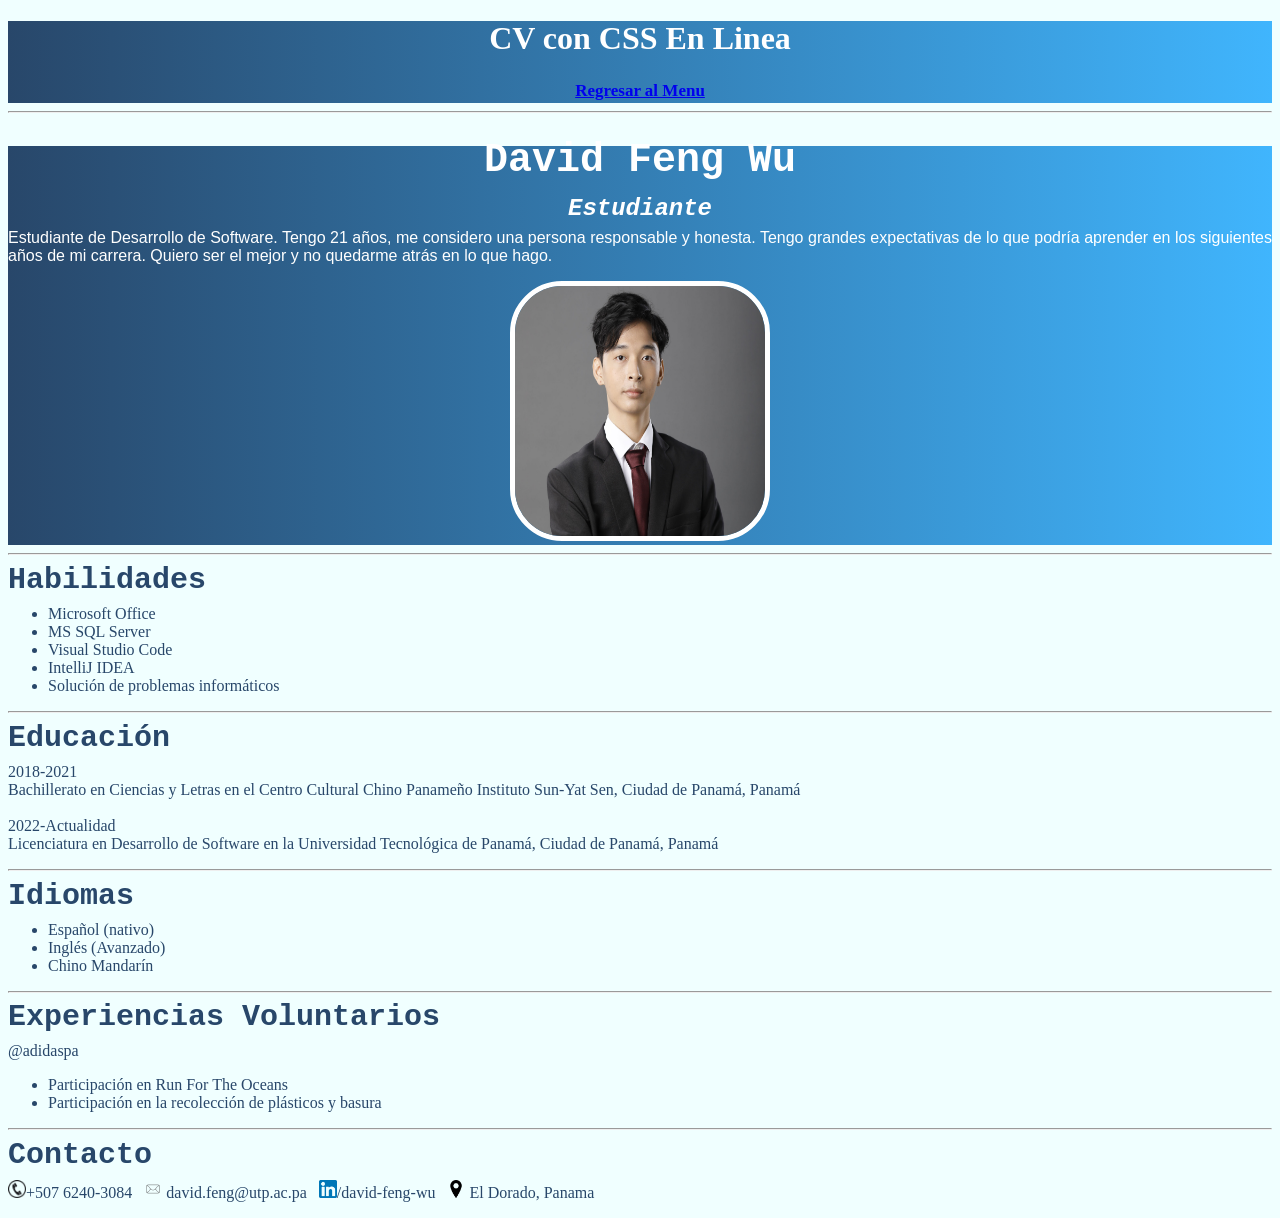
<file: david/css-en-linea.html>
<!DOCTYPE html>
<html lang="en">

<head>
    <meta charset="UTF-8">
    <meta name="viewport" content="width=device-width, initial-scale=1.0">
    <title>CV CSS En linea</title>
</head>

<body style="background-color: azure;">
    <header style="background: linear-gradient(to right, #28476A, #40B5FD);text-align: center;">
        <h1 style="color: white;font-family: fantasy;line-height: 35px;">CV con CSS En Linea</h1>
        <nav style="font-weight: bold;font-size: 17px;line-height: 25px;">
            <a href="lab5/index.html" target="_self">Regresar al Menu</a>
        </nav>
    </header>
    <hr>
    <section style="background: linear-gradient(to right, #28476A, #40B5FD);text-align: center;">
        <h1 style="color: white;font-family: 'Courier New', Courier, monospace;font-size: 40px;line-height: 30px;">David Feng Wu</h1>
        <h2 style="color: white;line-height: 0px;font-style: italic;font-family: 'Courier New', Courier, monospace;">Estudiante</h2>
        <p style="color: white;
        text-align: justify;
        font-family: 'Trebuchet MS', 'Lucida Sans Unicode', 'Lucida Grande', 'Lucida Sans', Arial, sans-serif;">Estudiante de Desarrollo de Software.
            Tengo 21 años, me considero una persona responsable y honesta.
            Tengo grandes expectativas de lo que podría aprender en los siguientes años de mi carrera.
            Quiero ser el mejor y no quedarme atrás en lo que hago.
        </p>
        <img src="img/foto.png" alt=""  width="250px" height="250px" style="border-radius: 20%;border: 5px solid #FFFFFF;" >
    </section>
    <hr>
    <section>
        <h2 style="color: #28476A;font-size: 30px;line-height: 0px;font-family: 'Courier New', Courier, monospace;">Habilidades</h2>
        <ul type="point" style="color: #28476A;">
            <li>Microsoft Office</li>
            <li>MS SQL Server</li>
            <li>Visual Studio Code</li>
            <li>IntelliJ IDEA</li>
            <li>Solución de problemas informáticos</li>
        </ul>
    </section>
    <hr>
    <section>
        <h2 style="color: #28476A;font-size: 30px;line-height: 0px;font-family: 'Courier New', Courier, monospace;">Educación</h2>
        <p style="color: #28476A;">2018-2021 <br>
            Bachillerato en Ciencias y Letras en el Centro Cultural Chino Panameño Instituto Sun-Yat Sen, Ciudad de
            Panamá, Panamá<br><br>
            2022-Actualidad <br>
            Licenciatura en Desarrollo de Software en la Universidad Tecnológica de Panamá, Ciudad de Panamá, Panamá
        </p>
    </section>
    <hr>
    <section>
        <h2 style="color: #28476A;font-size: 30px;line-height: 0px;font-family: 'Courier New', Courier, monospace;">Idiomas</h2>
        <ul type="point" style="color: #28476A;">
            <li>Español (nativo)</li>
            <li>Inglés (Avanzado)</li>
            <li>Chino Mandarín</li>
        </ul>
    </section>
    <hr>
    <section>
        <h2 style="color: #28476A;font-size: 30px;line-height: 0px;font-family: 'Courier New', Courier, monospace;">Experiencias Voluntarios</h2>
        <p style="color: #28476A;"> @adidaspa
        <ul type="point" style="color: #28476A;">
            <li>Participación en Run For The Oceans</li>
            <li>Participación en la recolección de plásticos y basura</li>
        </ul>
        </p>
    </section>
    <hr>
    <footer>
        <h2 style="color: #28476A;font-size: 30px;line-height: 0px;font-family: 'Courier New', Courier, monospace;">Contacto</h2>
        <p style="color: #28476A;">
            <img src="img/Contact.png" alt="" width="18" height="18">+507 6240-3084 &nbsp
            <img src="img/email.png" alt="" width="18" height="18"> david.feng@utp.ac.pa &nbsp
            <img src="img/linkedin.png" alt="" width="18" height="18">/david-feng-wu &nbsp
            <img src="img/location.png" alt="" width="18" height="18"> El Dorado, Panama &nbsp
        </p>
    </footer>
</body>

</html>
</file>
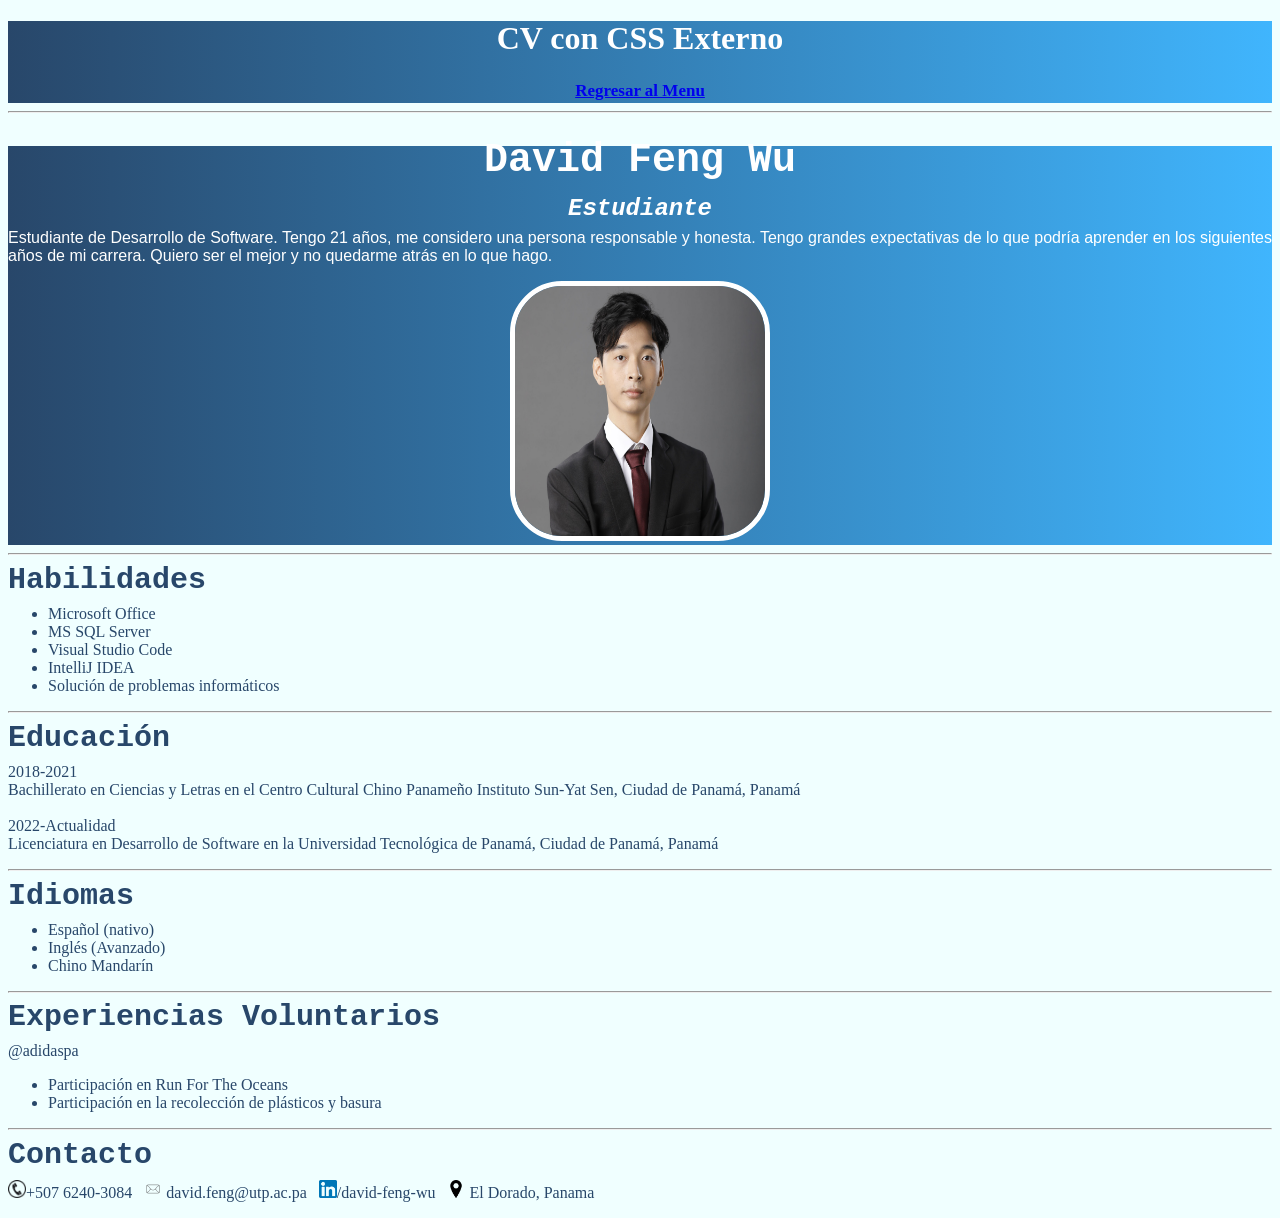
<file: david/css-externo.html>
<!DOCTYPE html>
<html lang="en">

<head>
    <meta charset="UTF-8">
    <meta name="viewport" content="width=device-width, initial-scale=1.0">
    <title>CV CSS Externo</title>
    <link rel="stylesheet" type="text/css" href="style.css">
</head>

<body>
    <header>
        <h1 class="titulo">CV con CSS Externo</h1>
        <nav>
            <a href="lab5/index.html" target="_self">Regresar al Menu</a>
        </nav>
    </header>
    <hr>
    <section class="general">
        <h1 class="h1-nombre">David Feng Wu</h1>
        <h2 class="subtitulo">Estudiante</h2>
        <p class="parrafo">Estudiante de Desarrollo de Software.
            Tengo 21 años, me considero una persona responsable y honesta.
            Tengo grandes expectativas de lo que podría aprender en los siguientes años de mi carrera.
            Quiero ser el mejor y no quedarme atrás en lo que hago.
        </p>
        <img src="img/foto.png" alt="" class="foto">
    </section>
    <hr>
    <section>
        <h2 class="h2-section">Habilidades</h2>
        <ul type="point">
            <li>Microsoft Office</li>
            <li>MS SQL Server</li>
            <li>Visual Studio Code</li>
            <li>IntelliJ IDEA</li>
            <li>Solución de problemas informáticos</li>
        </ul>
    </section>
    <hr>
    <section>
        <h2 class="h2-section">Educación</h2>
        <p>2018-2021 <br>
            Bachillerato en Ciencias y Letras en el Centro Cultural Chino Panameño Instituto Sun-Yat Sen, Ciudad de
            Panamá, Panamá<br><br>
            2022-Actualidad <br>
            Licenciatura en Desarrollo de Software en la Universidad Tecnológica de Panamá, Ciudad de Panamá, Panamá
        </p>
    </section>
    <hr>
    <section>
        <h2 class="h2-section">Idiomas</h2>
        <ul type="point">
            <li>Español (nativo)</li>
            <li>Inglés (Avanzado)</li>
            <li>Chino Mandarín</li>
        </ul>
    </section>
    <hr>
    <section>
        <h2 class="h2-section">Experiencias Voluntarios</h2>
        <p> @adidaspa
        <ul type="point">
            <li>Participación en Run For The Oceans</li>
            <li>Participación en la recolección de plásticos y basura</li>
        </ul>
        </p>
    </section>
    <hr>
    <footer>
        <h2 class="h2-section">Contacto</h2>
        <p>
            <img src="img/Contact.png" alt="" width="18" height="18">+507 6240-3084 &nbsp
            <img src="img/email.png" alt="" width="18" height="18"> david.feng@utp.ac.pa &nbsp
            <img src="img/linkedin.png" alt="" width="18" height="18">/david-feng-wu &nbsp
            <img src="img/location.png" alt="" width="18" height="18"> El Dorado, Panama &nbsp
        </p>
    </footer>
</body>

</html>
</file>
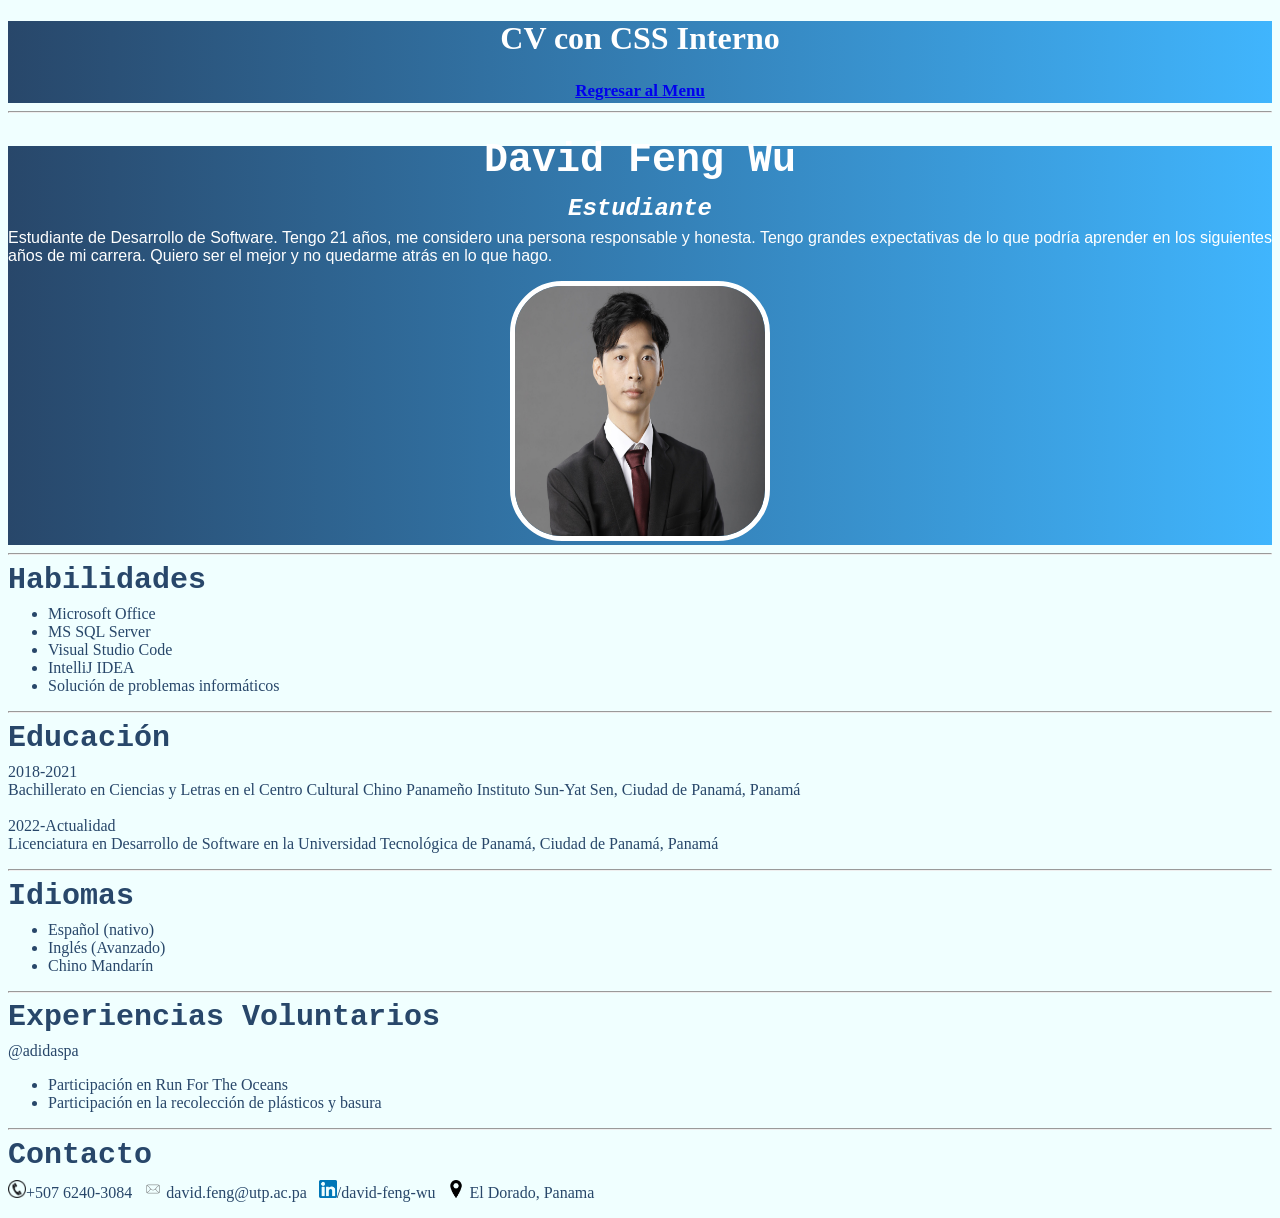
<file: david/css-interno.html>
<!DOCTYPE html>
<html lang="en">

<head>
    <meta charset="UTF-8">
    <meta name="viewport" content="width=device-width, initial-scale=1.0">
    <title>CV CSS Interno</title>
    <style>
        body {
            background-color: azure;
        }
        header {
            background: linear-gradient(to right, #28476A, #40B5FD);
            text-align: center;
        }
        .titulo{
            font-family: fantasy;
            line-height: 35px;
        }
        nav {
            font-weight: bold;
            font-size: 17px;
            line-height: 25px;
        }
        .general {
            background: linear-gradient(to right, #28476A, #40B5FD);
            text-align: center;
        }
        h1 {
            color: white;
        }
        .h1-nombre {
            font-family: 'Courier New', Courier, monospace;
            font-size: 40px;
            line-height: 30px;
        }
        .foto {
            width: 250px;
            height: 250px;
            border-radius: 20%;
            border: 5px solid #FFFFFF;
        }
        h2{
            font-family: 'Courier New', Courier, monospace;
            color: white;
            line-height: 0%;
        }
        .subtitulo {
            font-style: italic;
        }
        .parrafo {
            color: white;
            text-align: justify;
            font-family: 'Trebuchet MS', 'Lucida Sans Unicode', 'Lucida Grande', 'Lucida Sans', Arial, sans-serif;
        }
        .h2-section{
            color: #28476A;
            font-size: 30px;
        }
        ul {
            color: #28476A;
        }
        p {
            color: #28476A;
        }
    </style>
</head>

<body>
    <header>
        <h1 class="titulo">CV con CSS Interno</h1>
        <nav>
            <a href="lab5/index.html" target="_self">Regresar al Menu</a>
        </nav>
    </header>
    <hr>
    <section class="general">
        <h1 class="h1-nombre">David Feng Wu</h1>
        <h2 class="subtitulo">Estudiante</h2>
        <p class="parrafo">Estudiante de Desarrollo de Software.
            Tengo 21 años, me considero una persona responsable y honesta.
            Tengo grandes expectativas de lo que podría aprender en los siguientes años de mi carrera.
            Quiero ser el mejor y no quedarme atrás en lo que hago.
        </p>
        <img src="img/foto.png" alt="" class="foto">
    </section>
    <hr>
    <section>
        <h2 class="h2-section">Habilidades</h2>
        <ul type="point">
            <li>Microsoft Office</li>
            <li>MS SQL Server</li>
            <li>Visual Studio Code</li>
            <li>IntelliJ IDEA</li>
            <li>Solución de problemas informáticos</li>
        </ul>
    </section>
    <hr>
    <section>
        <h2 class="h2-section">Educación</h2>
        <p>2018-2021 <br>
            Bachillerato en Ciencias y Letras en el Centro Cultural Chino Panameño Instituto Sun-Yat Sen, Ciudad de
            Panamá, Panamá<br><br>
            2022-Actualidad <br>
            Licenciatura en Desarrollo de Software en la Universidad Tecnológica de Panamá, Ciudad de Panamá, Panamá
        </p>
    </section>
    <hr>
    <section>
        <h2 class="h2-section">Idiomas</h2>
        <ul type="point">
            <li>Español (nativo)</li>
            <li>Inglés (Avanzado)</li>
            <li>Chino Mandarín</li>
        </ul>
    </section>
    <hr>
    <section>
        <h2 class="h2-section">Experiencias Voluntarios</h2>
        <p> @adidaspa
        <ul type="point">
            <li>Participación en Run For The Oceans</li>
            <li>Participación en la recolección de plásticos y basura</li>
        </ul>
        </p>
    </section>
    <hr>
    <footer>
        <h2 class="h2-section">Contacto</h2>
        <p>
            <img src="img/Contact.png" alt="" width="18" height="18">+507 6240-3084 &nbsp
            <img src="img/email.png" alt="" width="18" height="18"> david.feng@utp.ac.pa &nbsp
            <img src="img/linkedin.png" alt="" width="18" height="18">/david-feng-wu &nbsp
            <img src="img/location.png" alt="" width="18" height="18"> El Dorado, Panama &nbsp
        </p>
    </footer>
</body>

</html>
</file>
<file: Inv1/login.css>
body {
  font-family: 'Questrial', sans-serif;
  font-size: 14px;
  font-weight: 300;
}
.hero {
  background-color: #F2F6FA;
}
.box {
  margin-top: 4rem;
}
.avatar {
  margin-top: -70px;
  padding-bottom: 20px;
}
.avatar img {
  background-color: white;
  border-radius: 50%;
  border: 1px solid grey;
  width: 150px;
  height: 150px;
  object-fit: cover;
}

p {
  font-weight: 700;
}

hr{
  border-bottom: 1px solid black;
}

.field{
  padding-bottom: 10px;
}
</file>
<file: lab6/style.css>
body{
    margin: 0;
    padding: 0;
    background-color: #A8A9AD;
}
.encabezado{
    background-color: #4682BF;
    text-align: center;
}

.navbar ul{
    color: #A8A9AD;
    list-style: none;
    background-color: #B11226;
    margin: 0;
    padding: 0;
    text-align: center;
}

.navbar span{
    background-color: #0047AB;
    border-radius: 5px;
    margin: 25px;
    padding: 7px;
}

.navbar li{
    display: inline-block;
}
.navbar li:hover{
    color: white;
    border-bottom: 1px solid #A8A9AD;
    cursor: pointer;    
    line-height: 0;
}

.navbar a{
    color: inherit;
    text-decoration: none;
    display: block;
    padding: 20px;
    font-weight: bold;
    font-size: 25px;
    text-align: center;
}

.contenedor{
    width: 100%;
    display: flex;
    justify-content: center;
    background-color: #A8A9AD;
}
.contenedor div{
    margin: 38px;
    border: 1px solid black;
    text-align: center;
    padding-left: 10px;
    padding-right: 10px;
}
.contenedor p{
    text-align: left;
}

.contenedor img{
    width: 150px;
    height: 150px;
    object-fit: cover;
}

.caja1,.caja2,.caja3{
    background-color: #D3D3D3;
}

.imagen{
    background-image: url(img/wallpaper.jpg);
    background-color: rgb(60, 60, 60);
    background-blend-mode: soft-light;
    background-size: cover;
    width: 100%;
    height: 100vh;
}
.imagen h1{
    display: flex;
    padding-top: 40vh;
    padding-bottom: 40vh;
    text-align: center;
    font-size: 50px;
    color: white;
    padding-left: 35vh;
    padding-right: 35vh;
}

.pie{
    background-color: #D3D3D3;
    display: flex;
}

.pie img{
    width: 150px;
    height: 150px;
    padding: 15px;
}

.fisc{
position: absolute;
right: 0;
}
</file>
<file: lab7/style.css>
body{
    margin: 0;
    padding: 0;
    font-family: Arial, Helvetica, sans-serif;
}

header{
    text-align: center;
}

.navbar ul{
    color: white;
    list-style: none;
    background-color: rgb(182, 180, 176);
    margin: 0;
    padding: 0;
    text-align: center;
}

.navbar span{
    background-color: #9f9087;
    border-radius: 5px;
    margin: 2px;
    padding: 13px 0px 8px 0px;
}

.navbar li{
    display: inline-block;
}

.navbar li:hover{
    color: #D3D3D3;
    border-bottom: 1px solid #D3D3D3;
    cursor: pointer;    
    line-height: 0;
}

.navbar a{
    color: inherit;
    text-decoration: none;
    display: block;
    padding: 20px;
    font-weight: bold;
    font-size: 25px;
    text-align: center;
}

table{
    width: 100%;
}

#nombre,
#colegio{
    text-align: center;
    font-size: 25px;
}

.pie{
    background-color: rgb(182, 180, 176);
    display: flex;
}

.pie img{
    width: 150px;
    height: 150px;
    padding: 15px;
}

.fisc{
position: absolute;
right: 0;
}
</file>
<file: parcial2/style.css>
* {
    box-sizing: border-box;
}

body {
    font-family: Arial, Helvetica, sans-serif;
    margin: 0;
    padding: 0;
}

.encabezado {
    text-align: center;
}

.menu {
    padding-top: 20px;
    padding-bottom: 30px;
}

.menu img {
    width: 30px;
    height: 25px;
}

section {
    display: flex;
}

.seccion1{
    background-color: white;
}

.caja1 {
    width: 100vh;
}

.fondo-titulo {
    display: flex;
    color: white;
    background-color: #2ccc69;
    width: 620px;
    margin-left: 44%;
    padding-top: 30px;
    padding-bottom: 30px;
    border-top-right-radius: 50px;
    border-bottom-right-radius: 50px;
}

.titulo {
    display: block;
    text-align: left;
    font-size: 4rem;
    margin: 0;
    line-height: 1;
    padding: 30px 30px 30px 150px;
}

.parrafo {
    text-align: left;
    margin-top: 100px;
    margin-left: 55%;
    font-family: sans-serif;
    line-height: 1.6;
    font-size: 1rem;
}

.caja2 {
    min-height: 621px;
}

.imagen1 {
    padding-top: 15%;
}

.imagen1 img {
    width: 450px;
    height: 450px;
    object-fit: cover;
    border-radius: 50px;
}

.caja3 {
    width: 100vh;
}

.imagen2 {
    padding-top: 10%;
    margin-left: 65%;
}

.imagen2 img {
    width: 350px;
    height: 350px;
    object-fit: cover;
    border-radius: 50px;
}

.caja4 {
    padding: 20px 80px;
    width: 100vh;
}

.titulo-caja4 {
    font-size: 3rem;
}

.parrafo-caja4 {
    color: grey;
    margin-right: 64%;
    letter-spacing: 0;
    line-height: 2;
    font-size: 1rem;
}

.parrafo2-caja4 {
    margin-right: 64%;
    letter-spacing: 0;
    line-height: 2;
    font-size: 1rem;
    font-weight: bold;
}

.caja4 a {
    color: black;
    font-size: 2rem;
    text-decoration: none;
}

.caja4 a:hover {
    color: grey;
}

.seccion2{
    color: black;
    background-color: #f2f2f2;
    display: block;
}
.cajas{
    display: flex;
}
.caja5{
    width: 100vh;
}
.cuadro{
    width: 50%;
    background-color: white;
    margin-left: 10%;
    height: 200px;
}

@media (min-width:1366px) {
    .caja1 {
        width: 50%;
    }

    .fondo-titulo {
        width: 550px;
        margin-left: 10%;
    }

    .titulo{
        padding: 25px 25px 25px 100px;
    }

    .parrafo {
        margin-left: 25%;
    }
    .caja2{
        width: 50%;
    }

    .imagen1{
        margin-left: 10%;
    }
    .caja3 {
        width: 50%;
    }

    .imagen2 {
        margin-left: 30%;
    }

    .caja4 {
        width: 50%;
        
    }

    .parrafo-caja4 {
        width: 470px;
    }

    .parrafo2-caja4 {
        width: 470px;
    }

}

@media (max-width:430px) {
    section {
        flex-direction: column;
    }

    .encabezado {
        width: 430px;
    }

    .caja1 {
        width: 430px;
    }

    .fondo-titulo {
        margin-left: 5%;
        width: auto;
        margin-right: 5%;
        padding-top: 10px;
        padding-bottom: 10px;
    }

    .titulo {
        font-size: 3rem;
        padding: 30px 30px 30px 50px;
    }

    .parrafo {
        margin-left: 5%;
        width: auto;
        margin-right: 5%;
    }

    .caja2 {
        width: 430px;
        min-height: 400px;
    }

    .imagen1 {
        margin-left: 5%;
    }

    .imagen1 img {
        width: 390px;
        height: 200px;
    }

    .caja3 {
        width: 430px;
    }

    .imagen2 {
        margin-left: 5%;
        padding-top: none;
    }

    .imagen2 img {
        width: 390px;
        height: 390px;
    }

    .caja4 {
        padding: 0% 0% 5% 5%;
        width: 430px;
    }
}
</file>
<file: tarea3/style.css>
* {
    box-sizing: border-box;
}

body {
    margin: 0;
    padding: 0;
}

a {
    color: inherit;
    text-decoration: none;
}

.header-principal {
    padding-right: 100px;
    padding-left: 100px;
    background-color: #000;
    position: fixed;
    top: 0;
    width: 100%;
    display: flex;
    justify-content: space-between;
    align-items: center;
    font-size: 14px;
    height: 11vh;
    z-index: 1;
    width: 100% ;
}

.nav-ul{
    margin: 0;
    width: 100%;
    display: flex;
    flex-direction: row;
    list-style: none;
    padding-left: 2.5em;
    gap: 34px;
    height: 100%;
    
}

.nav-li{
    color: white;
    font-size: 1em;
    font-family: Arial, Helvetica, sans-serif;
    text-transform: uppercase;
    border-bottom: 1px solid transparent;
    transition: 0.4s;
    line-height: 1.25em;

}

.nav-li:hover{
    color: white;
    font-size: 1em;
    font-family: Arial, Helvetica, sans-serif;
    text-transform: uppercase;
    border-bottom: 1px solid white;
    transition: 0.4s;
    cursor: pointer;    
    line-height: 1.25em;

}

.frontpage-img {
    object-fit: cover;
    width: 100%;
    height: 100%;
}

.frontpage-text {
    color: white;
    justify-content: start;
    padding-top: 15em;
    display: flex;
    flex-direction: column;
    text-align: center;
    position: absolute;
    height: 100%;
    width: 30%;
    left: 0px;
    top: 0px;
    right: 0px;
    margin-left: auto;
    margin-right: auto;
    font-family: Arial, Helvetica, sans-serif;
}

.frontpage-title{
    text-transform: uppercase;
    font-size: 3em;
    letter-spacing: -.8px;
    margin-bottom: 0.33em;
    margin-top: 0;
    line-height: 1.25em;
}

p{
    font-size: 1.5em;
    line-height: 1.56;
    display: block;
    margin-block-start: 1em;
    margin-block-end: 1em;
    margin-inline-start: 0px;
    margin-inline-end: 0px;
    font-family: Arial, Helvetica, sans-serif;

}

.frontpage-boton-action{
    font-size: 14px;
    font-weight: 400;
    text-transform: uppercase;
    color: #fff;
    background: linear-gradient(90deg,#1f7aeb,#1f7aeb 54px,#2d85f3 0,#2d85f3);
    border-radius: 50em;
    padding: 12px 24px;
    display: inline-block;
}

.frontpage-boton-action
.frontpage-action{
    content: "";
    border: solid #fff;
    border-width: 0 2px 2px 0;
    display: inline-block;
    padding: 5px;
    margin-right: 34px;
    margin-bottom: 0.2em;
    transform: rotate(45deg);
}

.frontpage-container{
    height: 100vh;
}

.seccion1{
    display: flex;
    gap: 3em;
    width: 85%;
    margin-bottom: 2em;
}

.blog1{
    width: 50%;
    height: 100%;
    text-align: center;
}

.img_blog{
    width: 100%;
    height: 48vh;
    object-fit: cover;
}

.seccion{
    width: 100%;
    display: flex;
    align-items: center;
    justify-content: center;
}

h3{
    font-size: 2em;
}

.rojo{
    color: red;
    font-family: Arial, Helvetica, sans-serif;
    font-size: 1.5em;
    font-weight: 300;
}

.contenedor1{
    width: 100%;
    height: 70vh;
    object-fit: contain;
    margin-bottom: 3em;
}

.img_baner1{
    width: 100%;
    height: 70vh;
}

.blog2{
    width: 50%;
    height: 100%;
    border: 2px solid rgb(196, 196, 196);
}

.parrafo{
    color: grey;
    font-size: 1em;
    font-family: Arial, Helvetica, sans-serif
}

.blog2_inter{
    width: 100%;
    height: 100%;
    padding: 0 1em;
}

footer {
    width: 100%;
    height: 14vh;
    background-color: #000;
    justify-content: flex-start;
    display: flex;
    align-content: center;
    align-items: center;
    padding-left: 100px;
}
</file>
<file: david/style.css>
body {
    background-color: azure;
}
header {
    background: linear-gradient(to right, #28476A, #40B5FD);
    text-align: center;
}
.titulo{
    font-family: fantasy;
    line-height: 35px;
}
nav {
    font-weight: bold;
    font-size: 17px;
    line-height: 25px;
}
.general {
    background: linear-gradient(to right, #28476A, #40B5FD);
    text-align: center;
}
h1 {
    color: white;
}
.h1-nombre {
    font-family: 'Courier New', Courier, monospace;
    font-size: 40px;
    line-height: 30px;
}
.foto {
    width: 250px;
    height: 250px;
    border-radius: 20%;
    border: 5px solid #FFFFFF;
}
h2{
    font-family: 'Courier New', Courier, monospace;
    color: white;
    line-height: 0%;
}
.subtitulo {
    font-style: italic;
}
.parrafo {
    color: white;
    text-align: justify;
    font-family: 'Trebuchet MS', 'Lucida Sans Unicode', 'Lucida Grande', 'Lucida Sans', Arial, sans-serif;
}
.h2-section{
    color: #28476A;
    font-size: 30px;
}
ul {
    color: #28476A;
}
p {
    color: #28476A;
}
</file>
